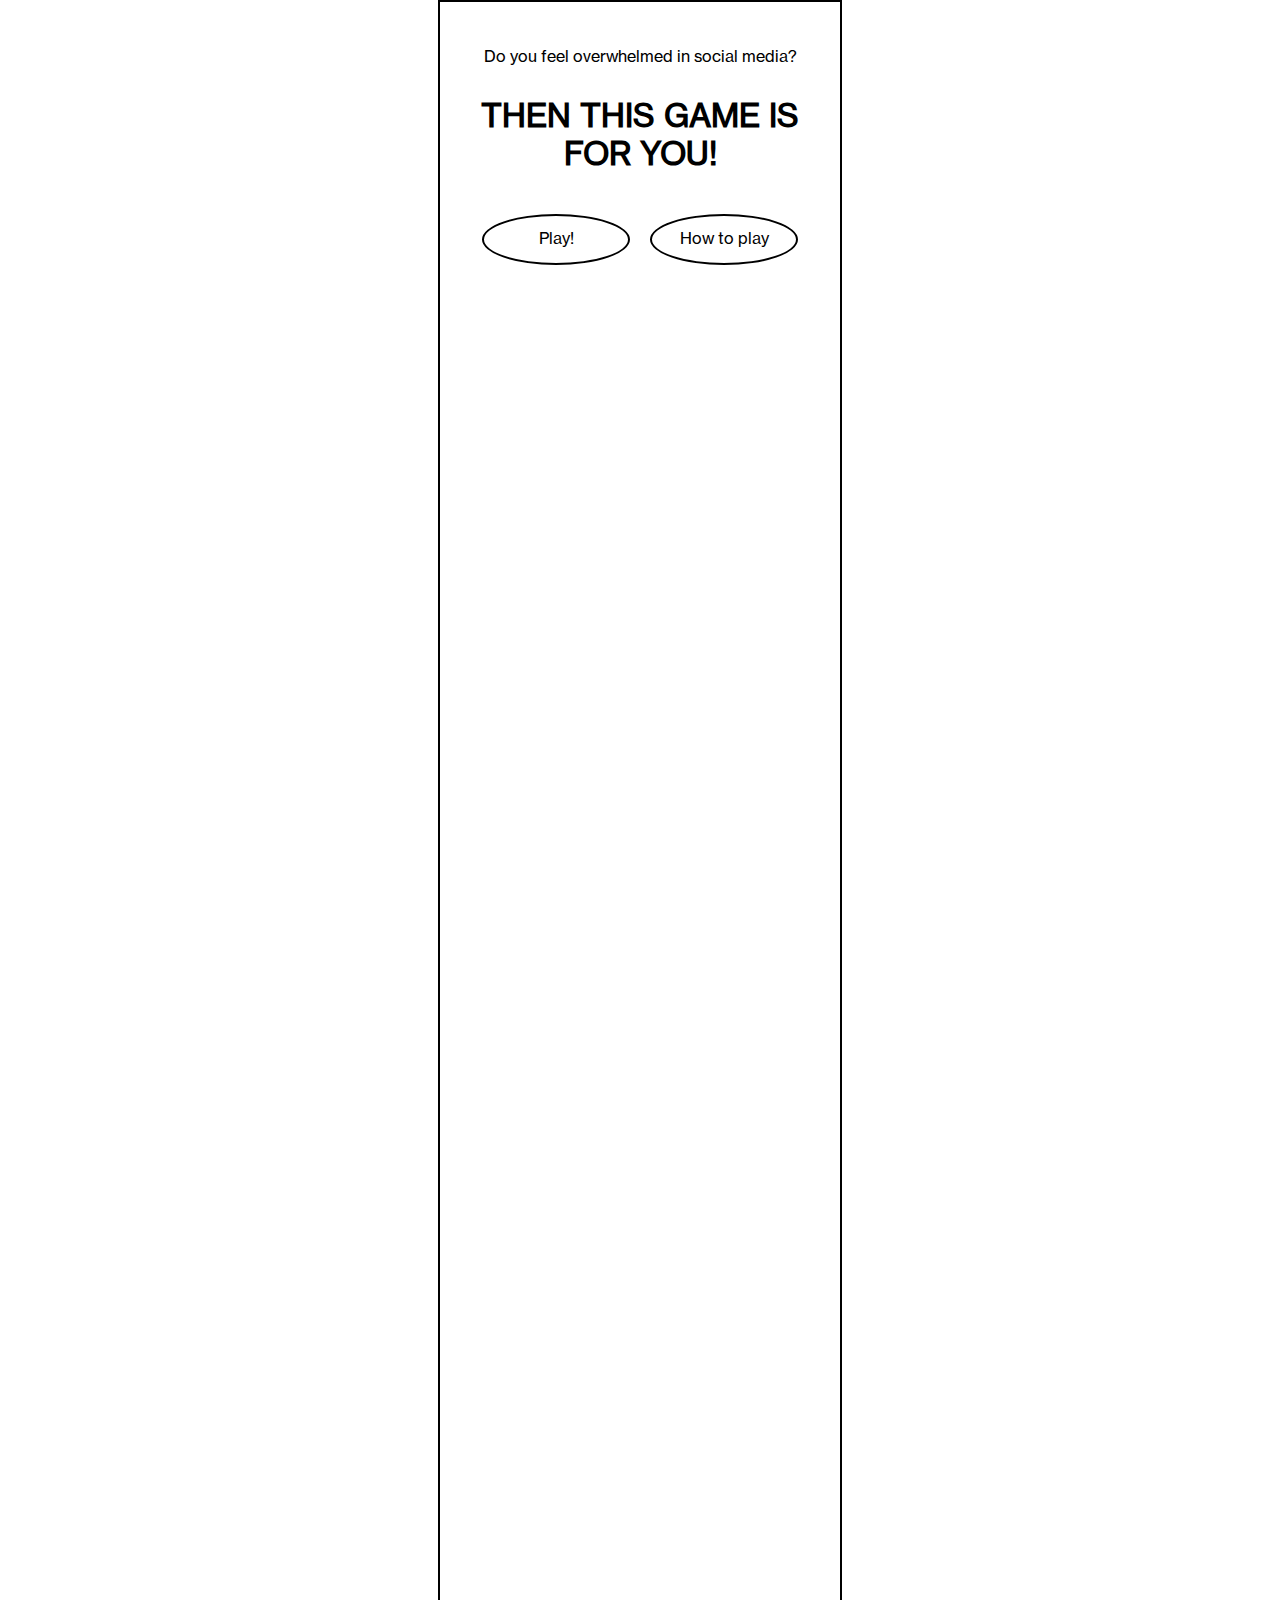
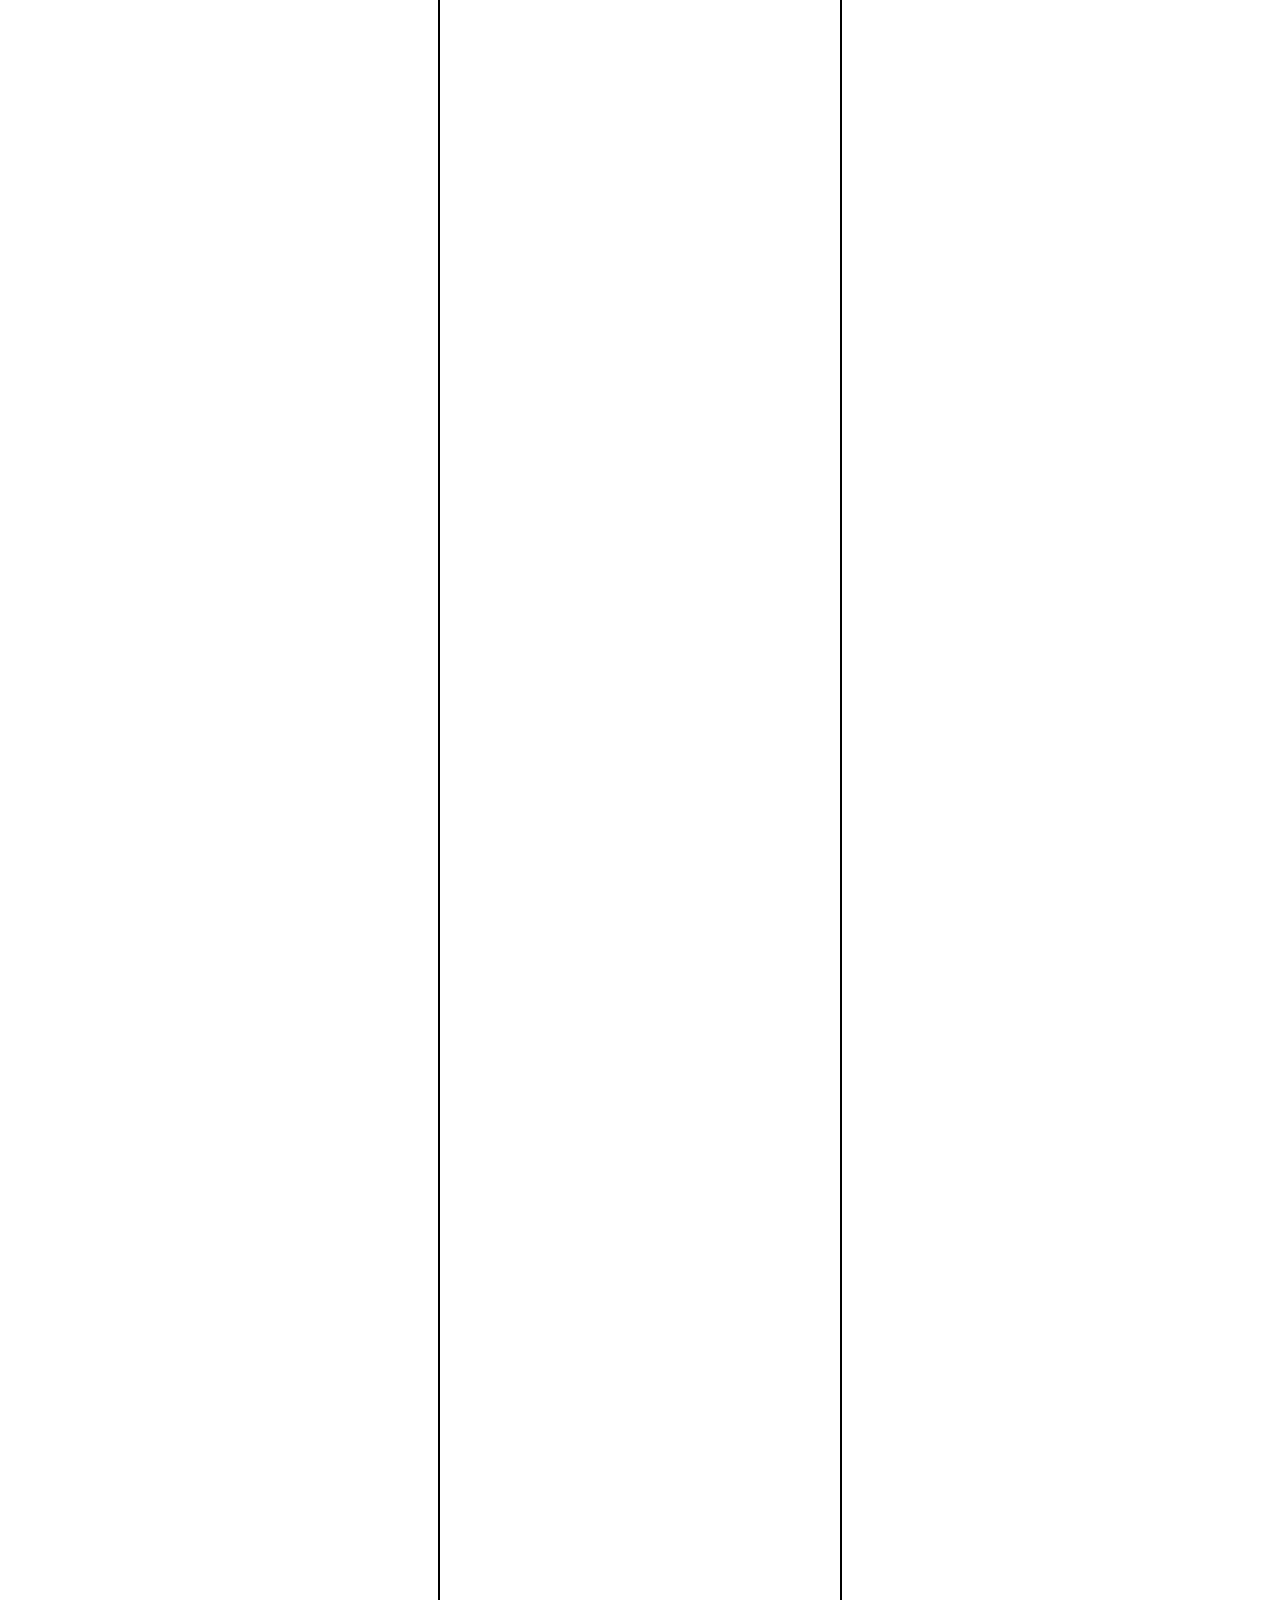
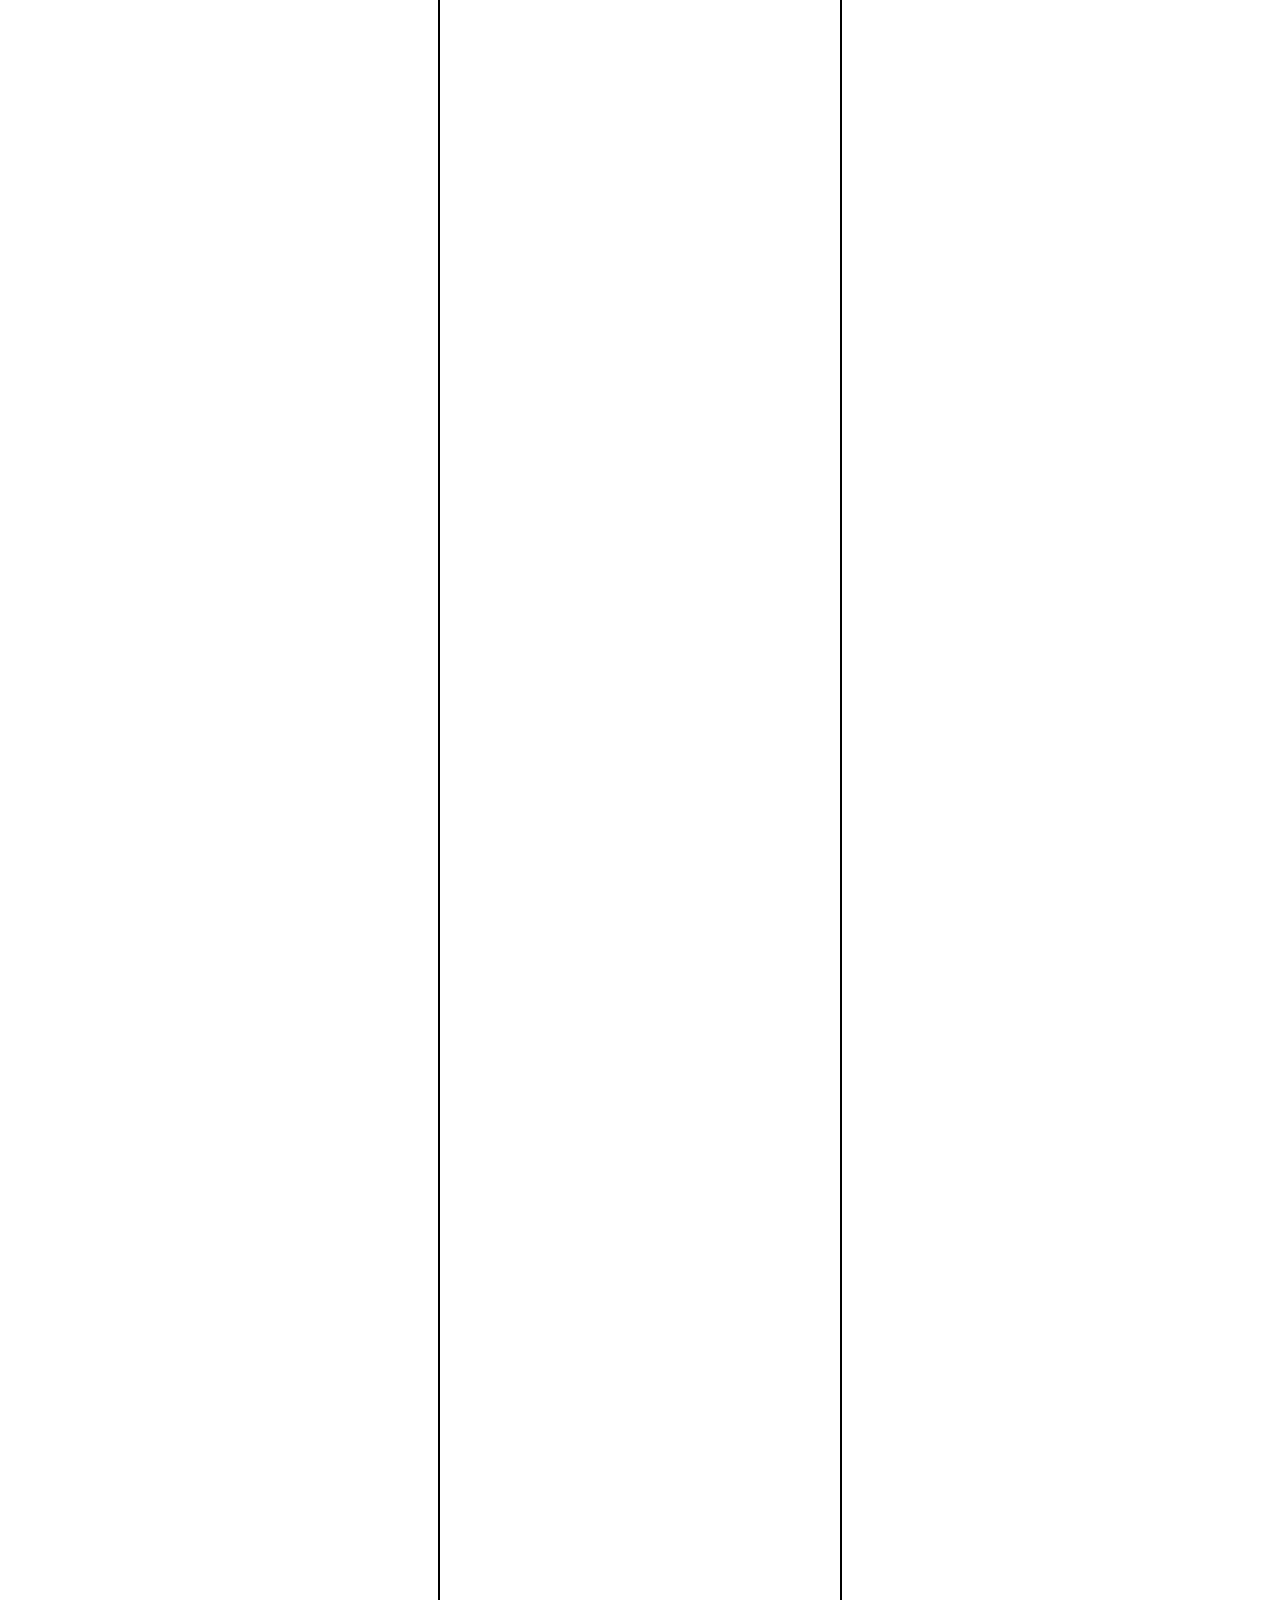
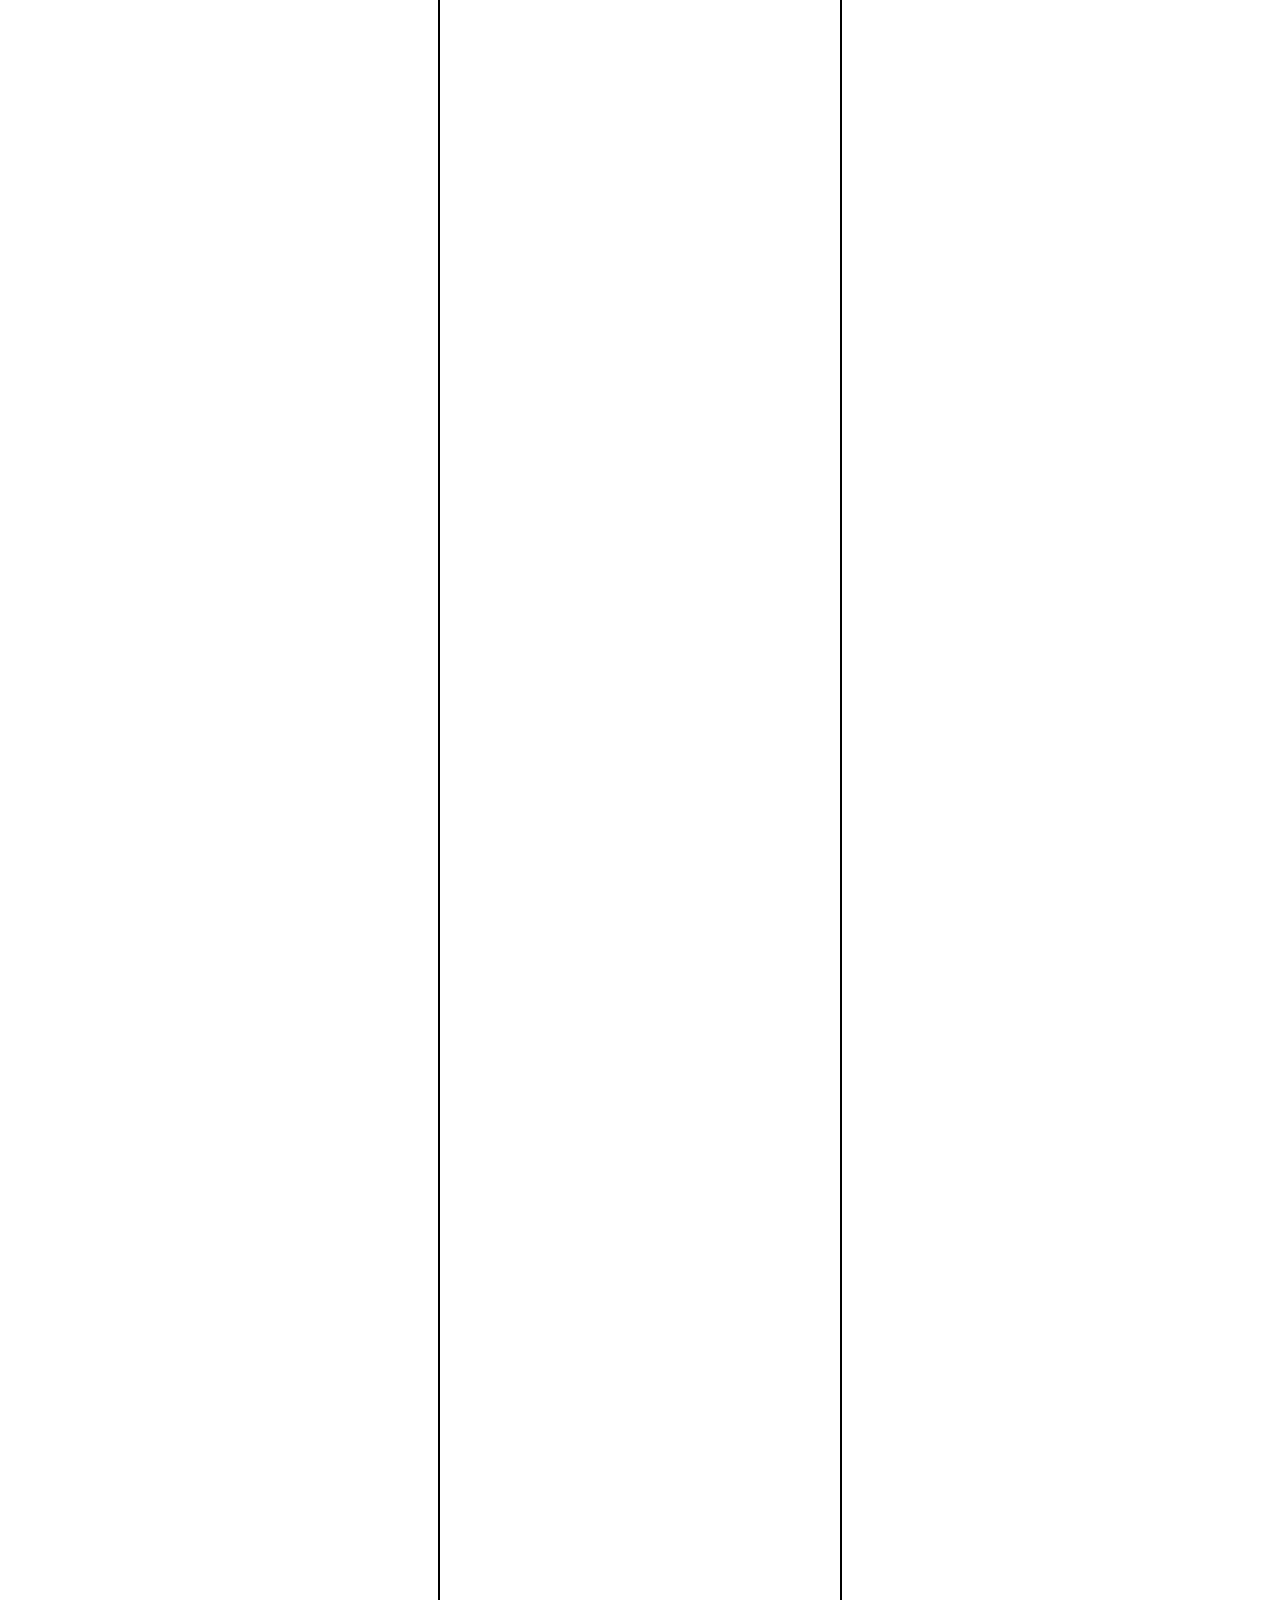
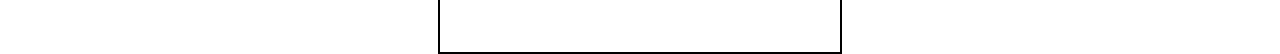
<file: index.html>
<!DOCTYPE html>
<html lang="en">
<head>
    <meta charset="UTF-8">
    <meta name="viewport" content="width=device-width, initial-scale=1.0">
    <title></title>
    <link rel="stylesheet" href="style.css">
</head>

<style>
    @font-face {
        font-family: 'BWHaasText';
        src: url('BWHaasText-55Roman.otf');
    }

    h1 {
        font-family: 'BWHaasText';
        padding: 10px;
        text-align: center; /* Center-align the h1 */
    }

    p {
        text-align: center;
    }

    .phone {
        text-align: center; /* Center-align the content of the div */
    }

    .phone a {
        text-decoration: none;
        border: 2px solid black;
        border-radius: 50%; /* Full border-radius for true elliptical shape */
        font-family: 'BWHaasText';
        font-size: 16px; /* Keep the text size the same */
        color: black;
        display: inline-block;
        padding: 6px 12px; /* Smaller padding to reduce button size */
        margin: 8px; /* Adds space between buttons */
        width: 120px; /* Reduced width */
        height: 35px; /* Reduced height */
        text-align: center; /* Center the text inside the button */
        line-height: 35px; /* Vertically centers the text inside the button */
    }
</style>

<body>
    <div class="phone">
        <p>Do you feel overwhelmed in social media?</p>
        <h1>THEN THIS GAME IS FOR YOU!</h1>
        <a href="overwhelming.html">Play!</a>
        <a href="howtoplay.html">How to play</a>
    </div>
</body>
</html>
</file>
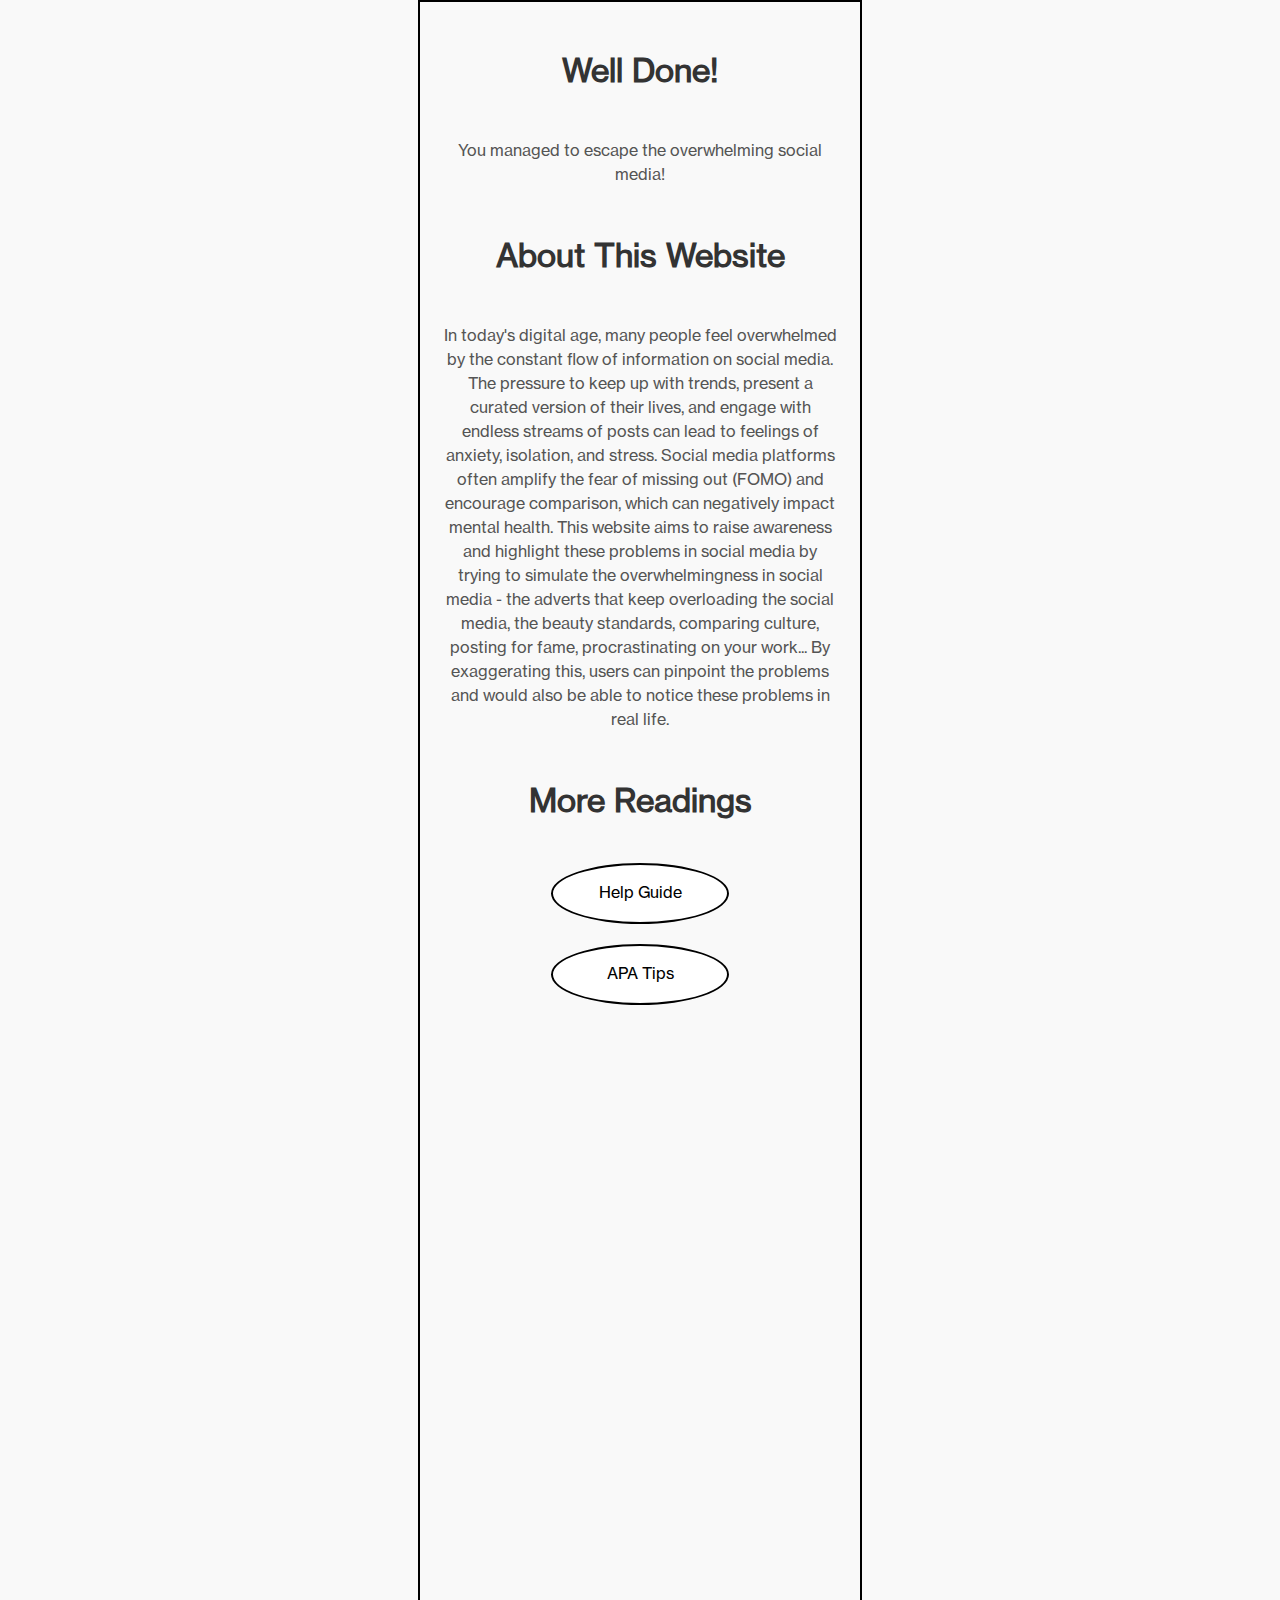
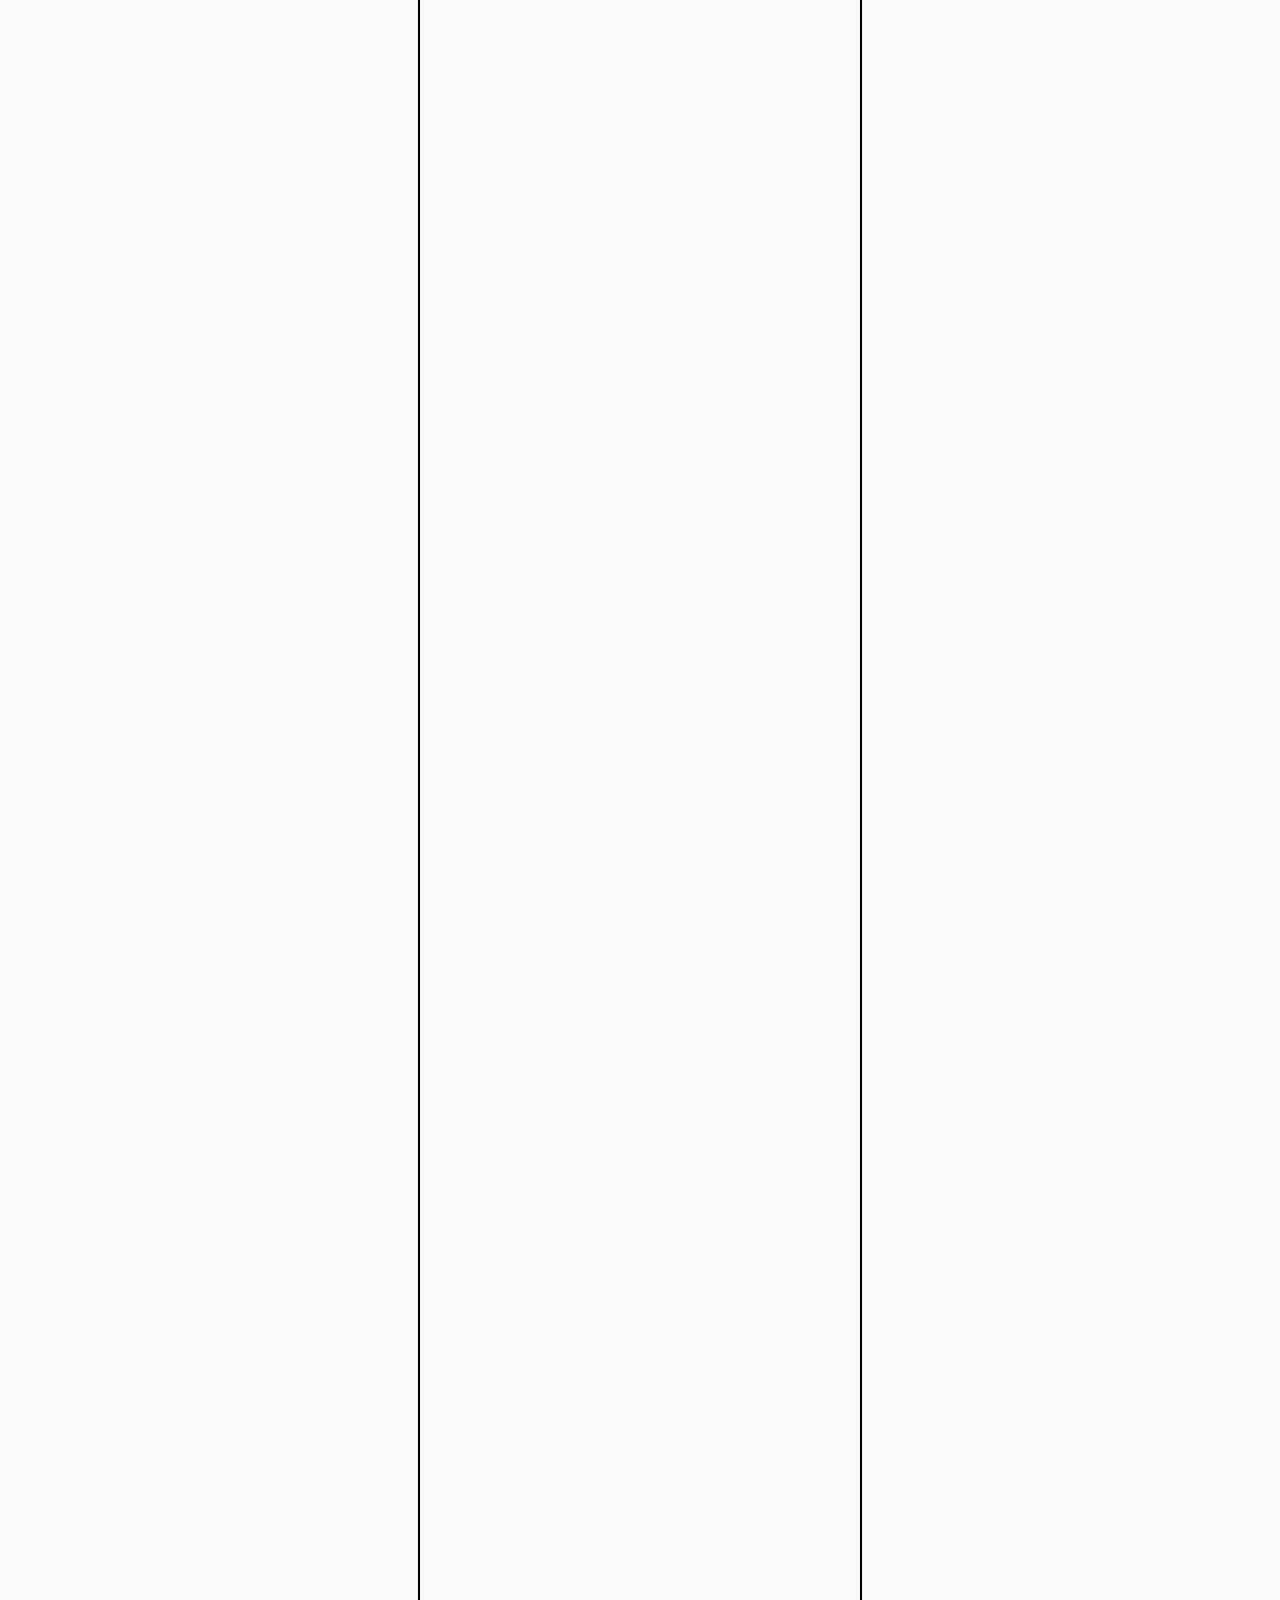
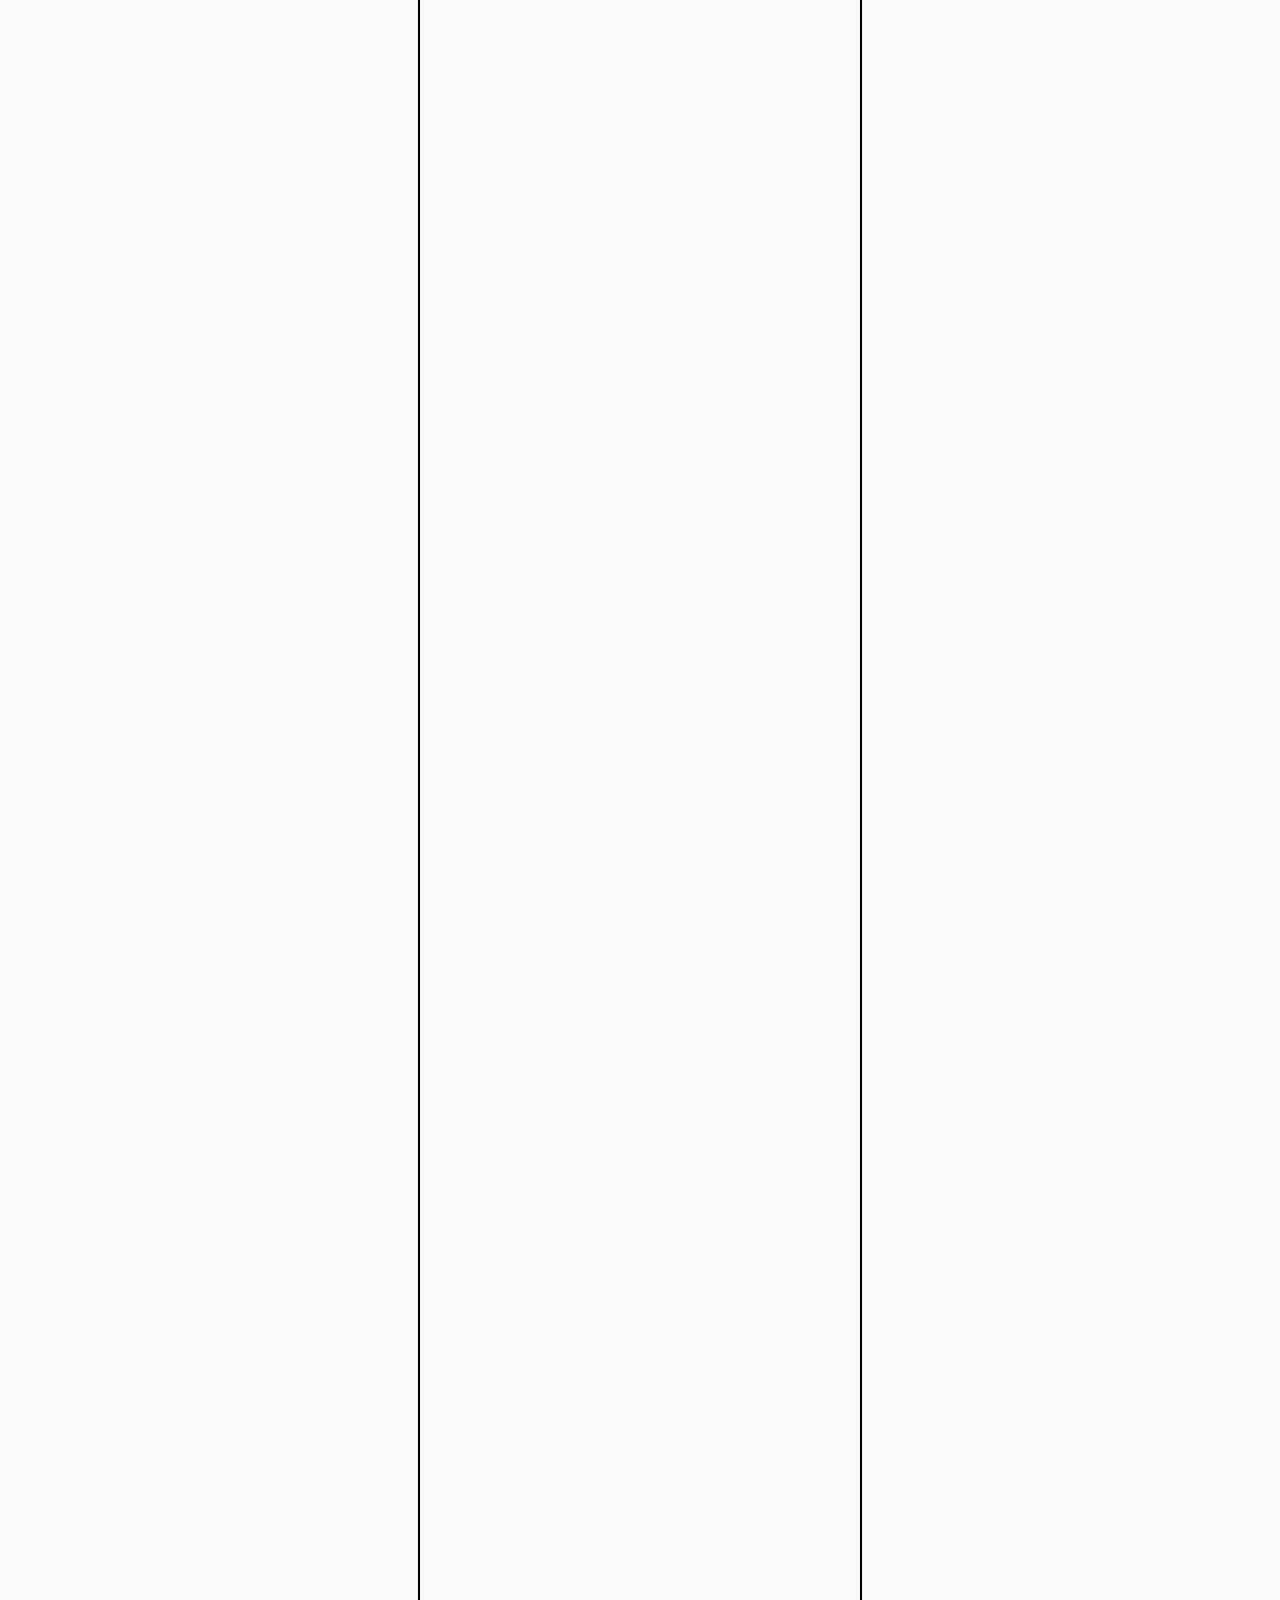
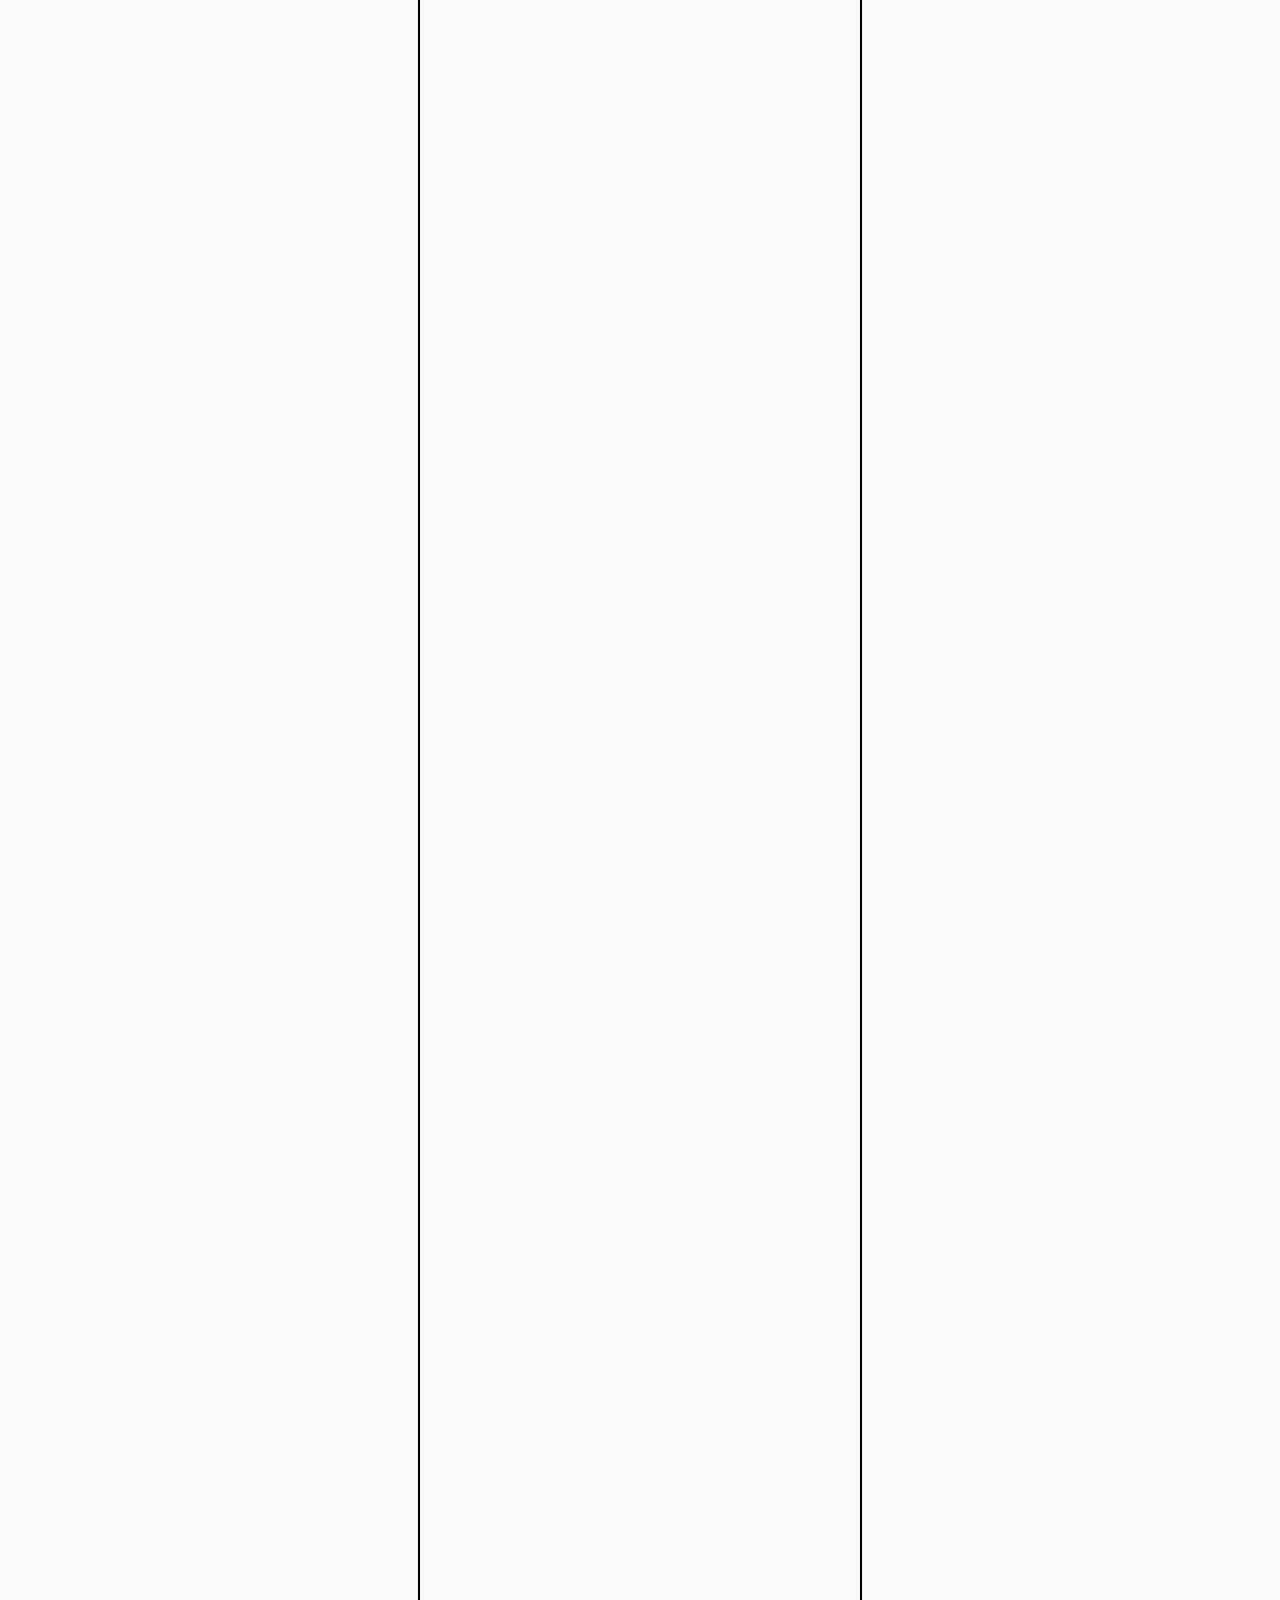
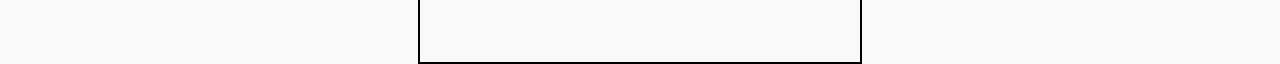
<file: exit.html>
<!DOCTYPE html>
<html lang="en">
<head>
    <meta charset="UTF-8">
    <meta name="viewport" content="width=device-width, initial-scale=1.0">
    <title>Well Done!</title>
    <link rel="stylesheet" href="style.css">
</head>

<style>
    @font-face {
        font-family: 'BWHaasText';
        src: url('BWHaasText-55Roman.otf');
    }

    body {
        margin: 0;
        padding: 0;
        font-family: 'BWHaasText', sans-serif;
        background-color: #f9f9f9; /* Light background for a clean look */
    }

    .phone {
    text-align: center;
    padding: 20px;
    max-width: 600px;
    margin: 0 auto; /* Center the div horizontally */
    display: flex; /* Use flexbox */
    flex-direction: column; /* Stack elements vertically */
    align-items: center; /* Center child elements horizontally */
}


    h1 {
        font-family: 'BWHaasText';
        text-align: center;
        padding: 10px;
        color: #333; /* Dark text color for contrast */
    }

    p {
        text-align: center;
        font-size: 16px;
        color: #555; /* Softer text color */
        line-height: 1.5;
        margin-bottom: 20px;
    }

    a {
        text-decoration: none;
        border: 2px solid black;
        border-radius: 50%; /* Circular buttons */
        font-family: 'BWHaasText';
        font-size: 16px;
        color: black;
        display: inline-block;
        padding: 6px 12px;
        margin: 10px;
        width: 150px;
        height: 45px;
        text-align: center;
        line-height: 45px; /* Centers text vertically */
        background-color: white;
        transition: all 0.3s ease;
    }

    a:hover {
        background-color: #333;
        color: white;
        border-color: #333; /* Hover effect for buttons */
    }
</style>

<body>
    <div class="phone">
        <h1>Well Done!</h1>
        <p>You managed to escape the overwhelming social media!</p>

        <h1>About This Website</h1>
        <p>
            In today's digital age, many people feel overwhelmed by the constant flow of information on social media. 
            The pressure to keep up with trends, present a curated version of their lives, and engage with endless streams 
            of posts can lead to feelings of anxiety, isolation, and stress. Social media platforms often amplify the fear 
            of missing out (FOMO) and encourage comparison, which can negatively impact mental health.

            This website aims to raise awareness and highlight these problems in social media by trying to simulate 
            the overwhelmingness in social media - the adverts that keep overloading the social media, the beauty standards, 
            comparing culture, posting for fame, procrastinating on your work... By exaggerating this, users can pinpoint the 
            problems and would also be able to notice these problems in real life.
        </p>

        <h1>More Readings</h1>
        <a href="https://www.helpguide.org/mental-health/wellbeing/social-media-and-mental-health">Help Guide</a>
        <a href="https://www.psychiatry.org/news-room/apa-blogs/7-tips-for-social-media-for-mental-well-being">APA Tips</a>
    </div>
</body>
</html>
</file>
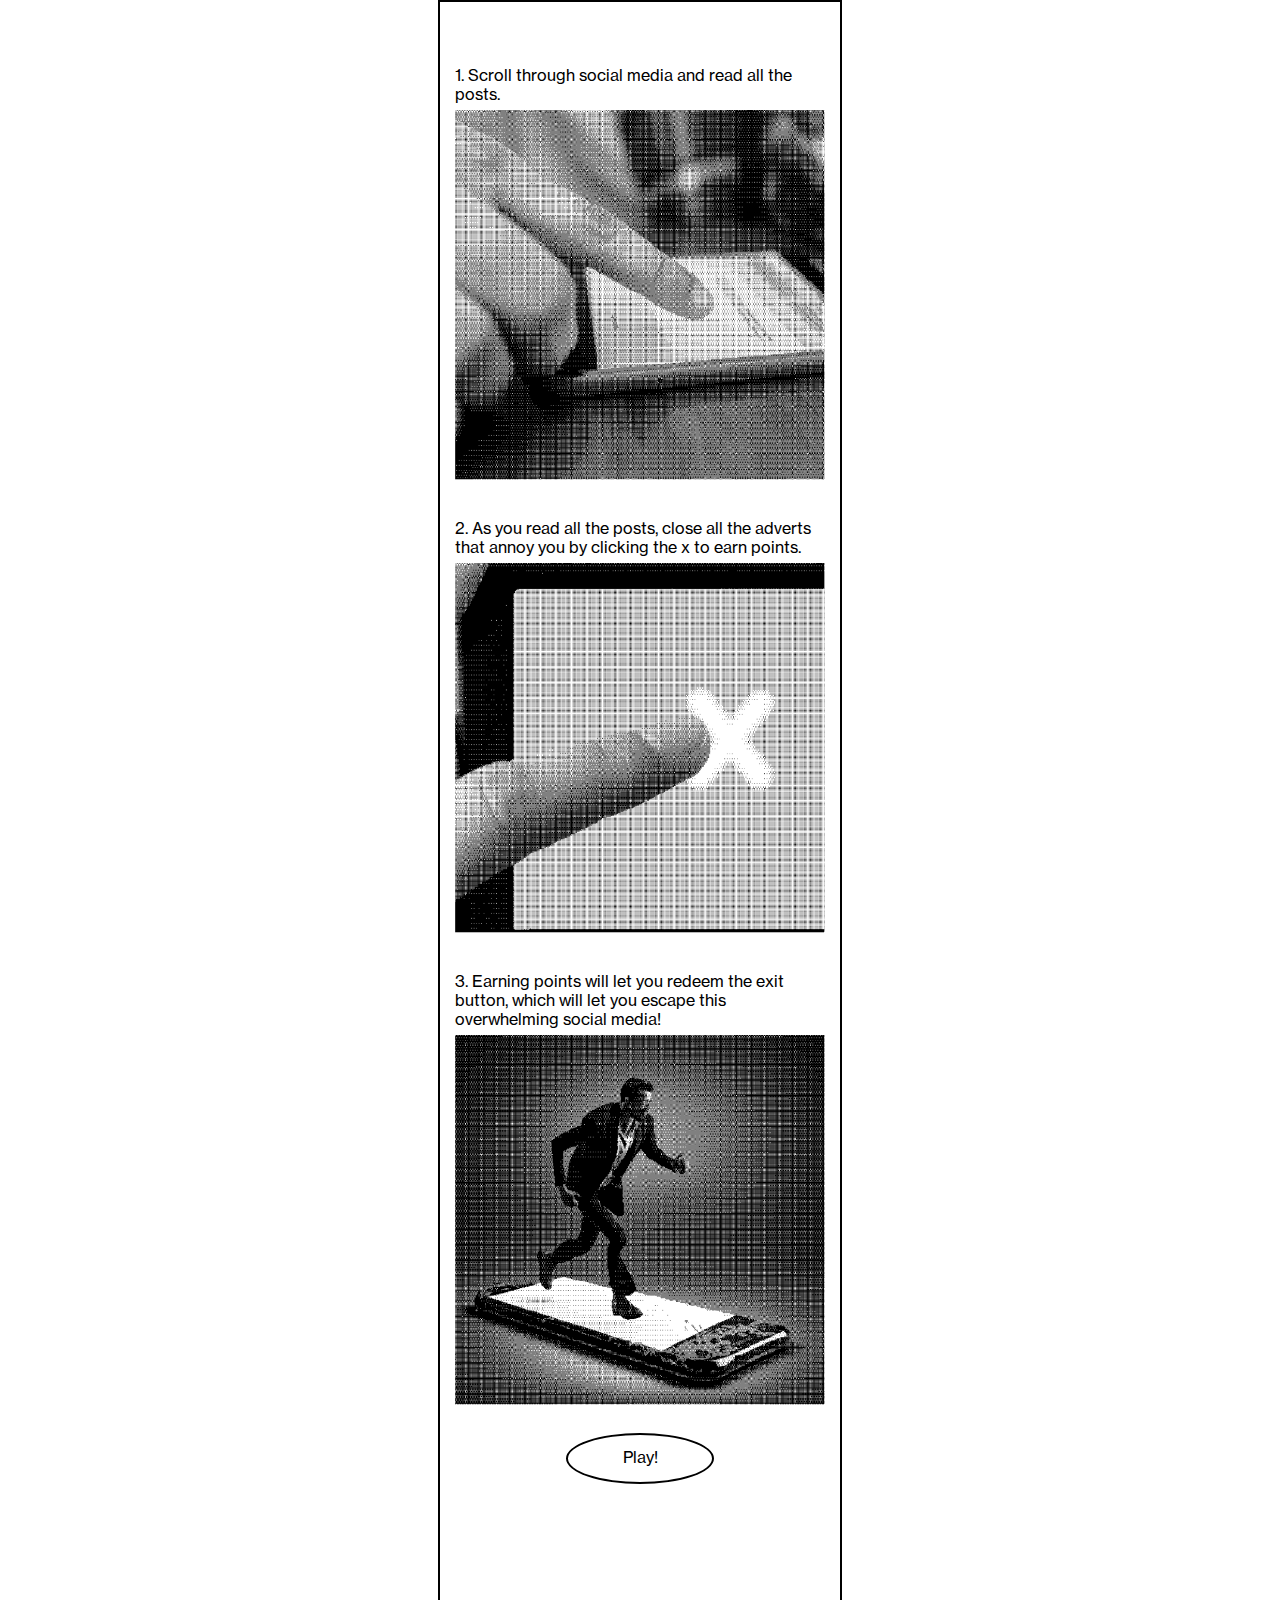
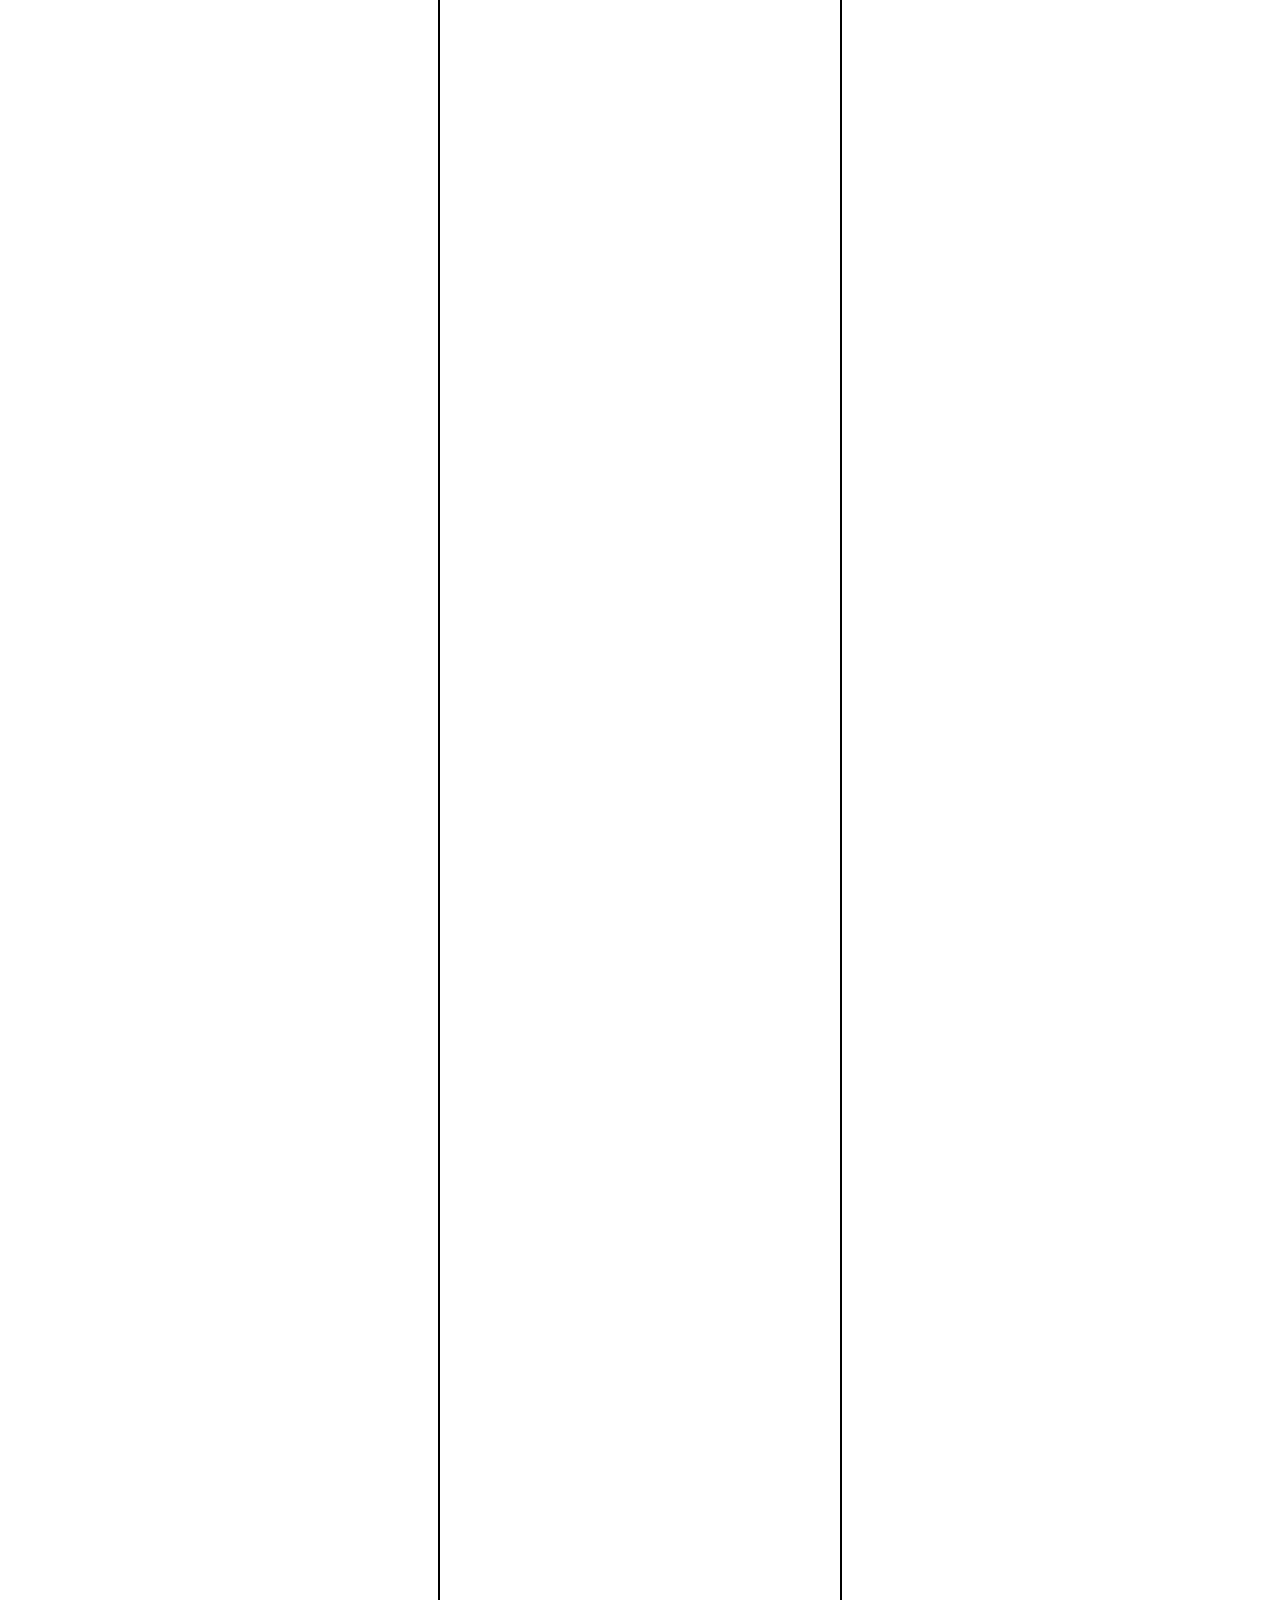
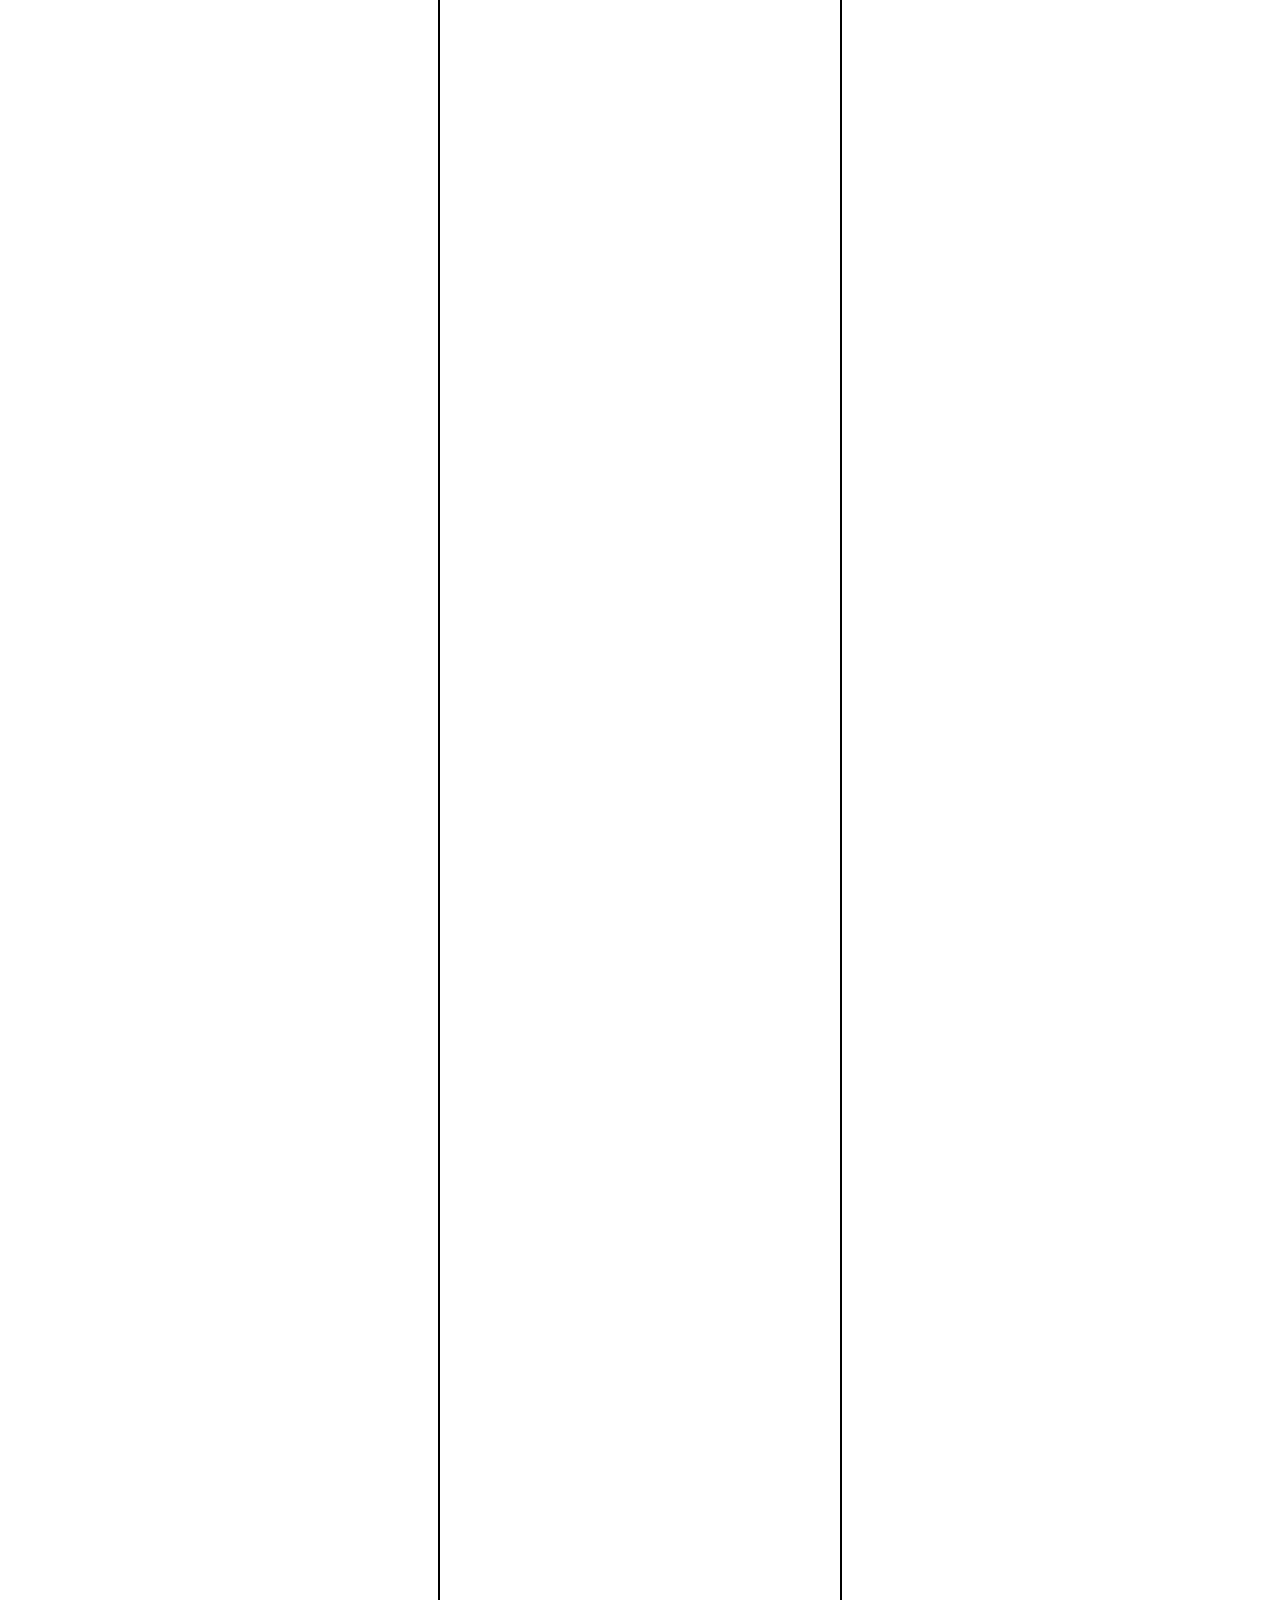
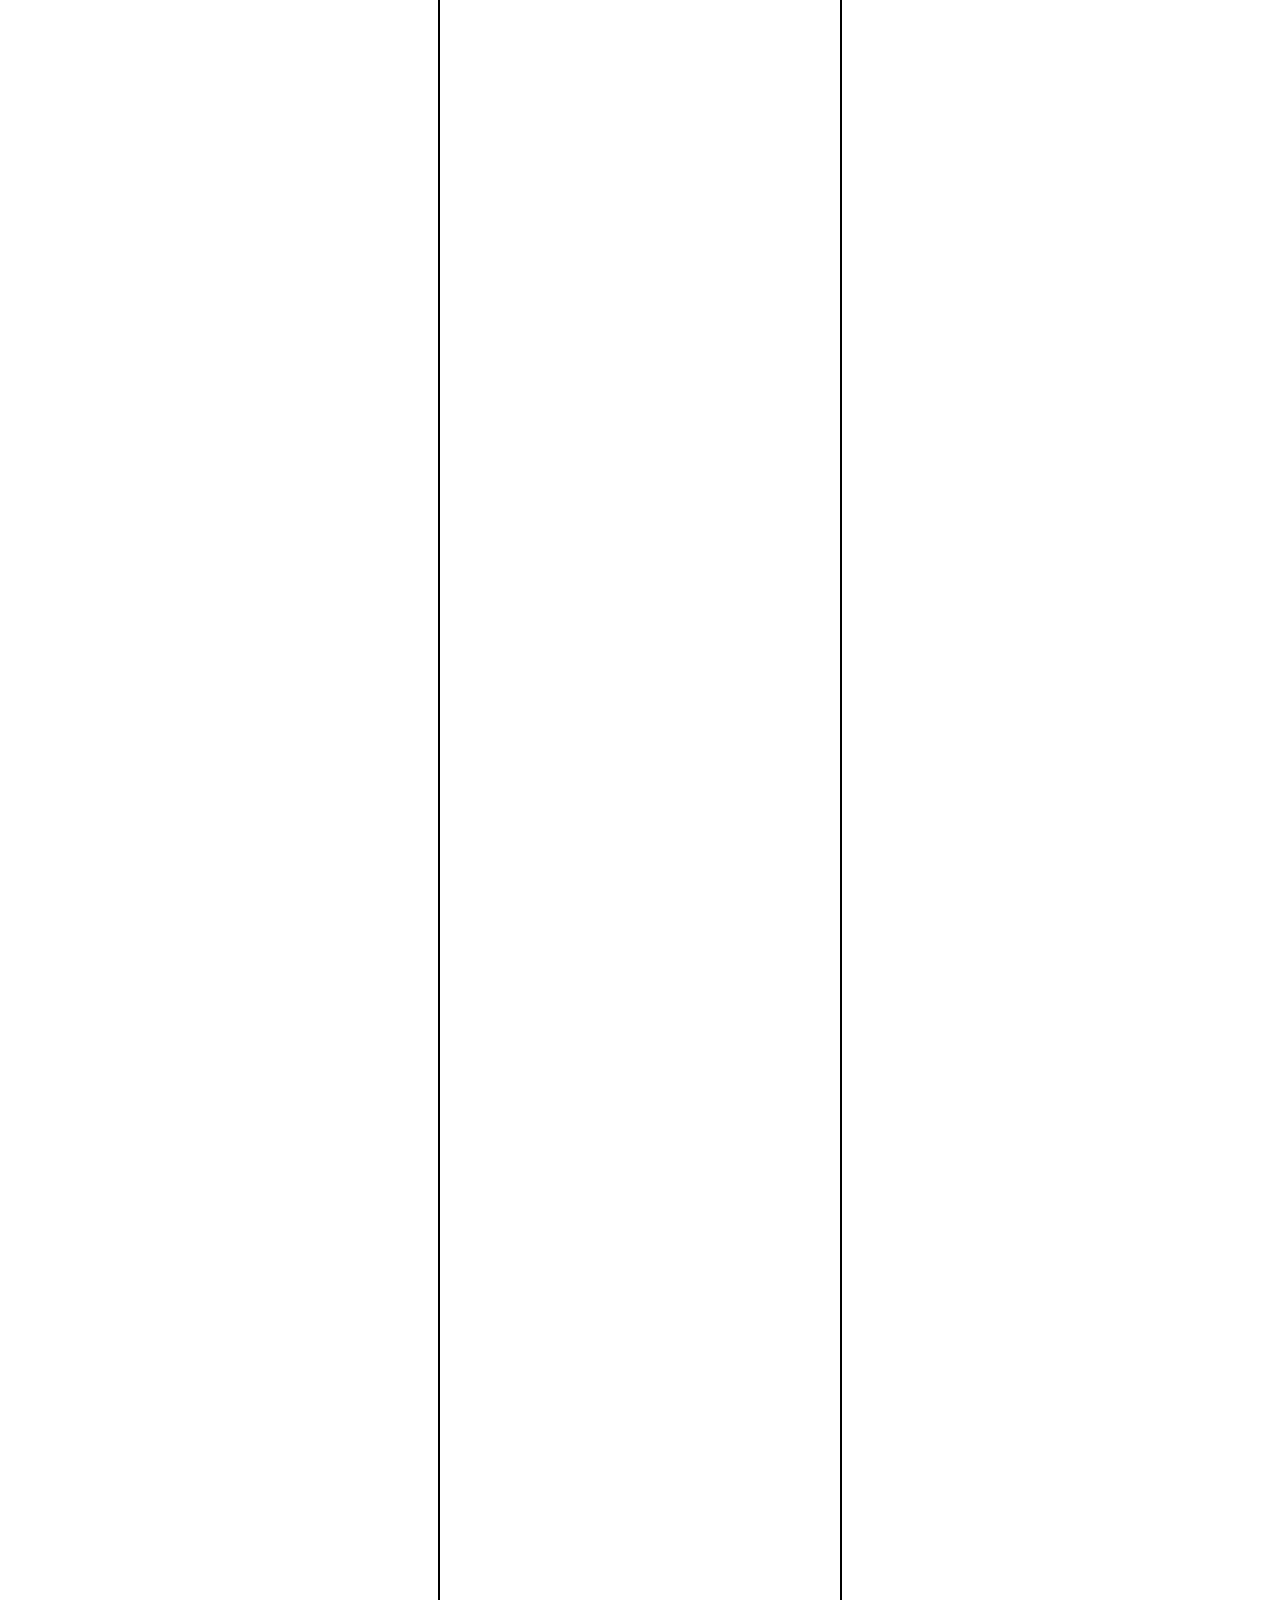
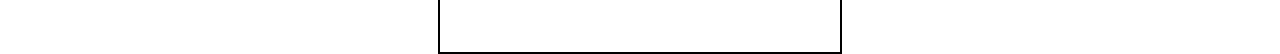
<file: howtoplay.html>
<!DOCTYPE html>
<html lang="en">
<head>
    <meta charset="UTF-8">
    <meta name="viewport" content="width=device-width, initial-scale=1.0">
    <title>How to play</title>
    <link rel="stylesheet" href="style.css">
</head>

<style>
        .phone a {
        text-decoration: none;
        border: 2px solid black;
        border-radius: 50%; /* Full border-radius for true elliptical shape */
        font-family: 'BWHaasText';
        font-size: 16px; /* Keep the text size the same */
        color: black;
        display: inline-block;
        padding: 6px 12px; /* Smaller padding to reduce button size */
        margin: 8px; /* Adds space between buttons */
        width: 120px; /* Reduced width */
        height: 35px; /* Reduced height */
        text-align: center; /* Center the text inside the button */
        line-height: 35px; /* Vertically centers the text inside the button */
    }

    .phone .instagram p {
    margin-top: 20px; /* Increase the space between the text and the image */
}

.phone .instagram img {
    margin-bottom: 20px; /* Increase the space above the image */
}
</style>

<body>
    <div class="phone">
        <div class="instagram">
            <p>1. Scroll through social media and read all the posts.</p>
            <img src="scrolling.png" alt="">
            <p>2. As you read all the posts, close all the adverts that annoy you by clicking the x to earn points.</p>
            <img src="x.png" alt="">
            <p>3. Earning points will let you redeem the exit button, which will let you escape this overwhelming social media!</p>
            <img src="escape.png" alt="">

            <a href="overwhelming.html">Play!</a>

            
        </div>
    </div>
    
</body>
</html>
</file>
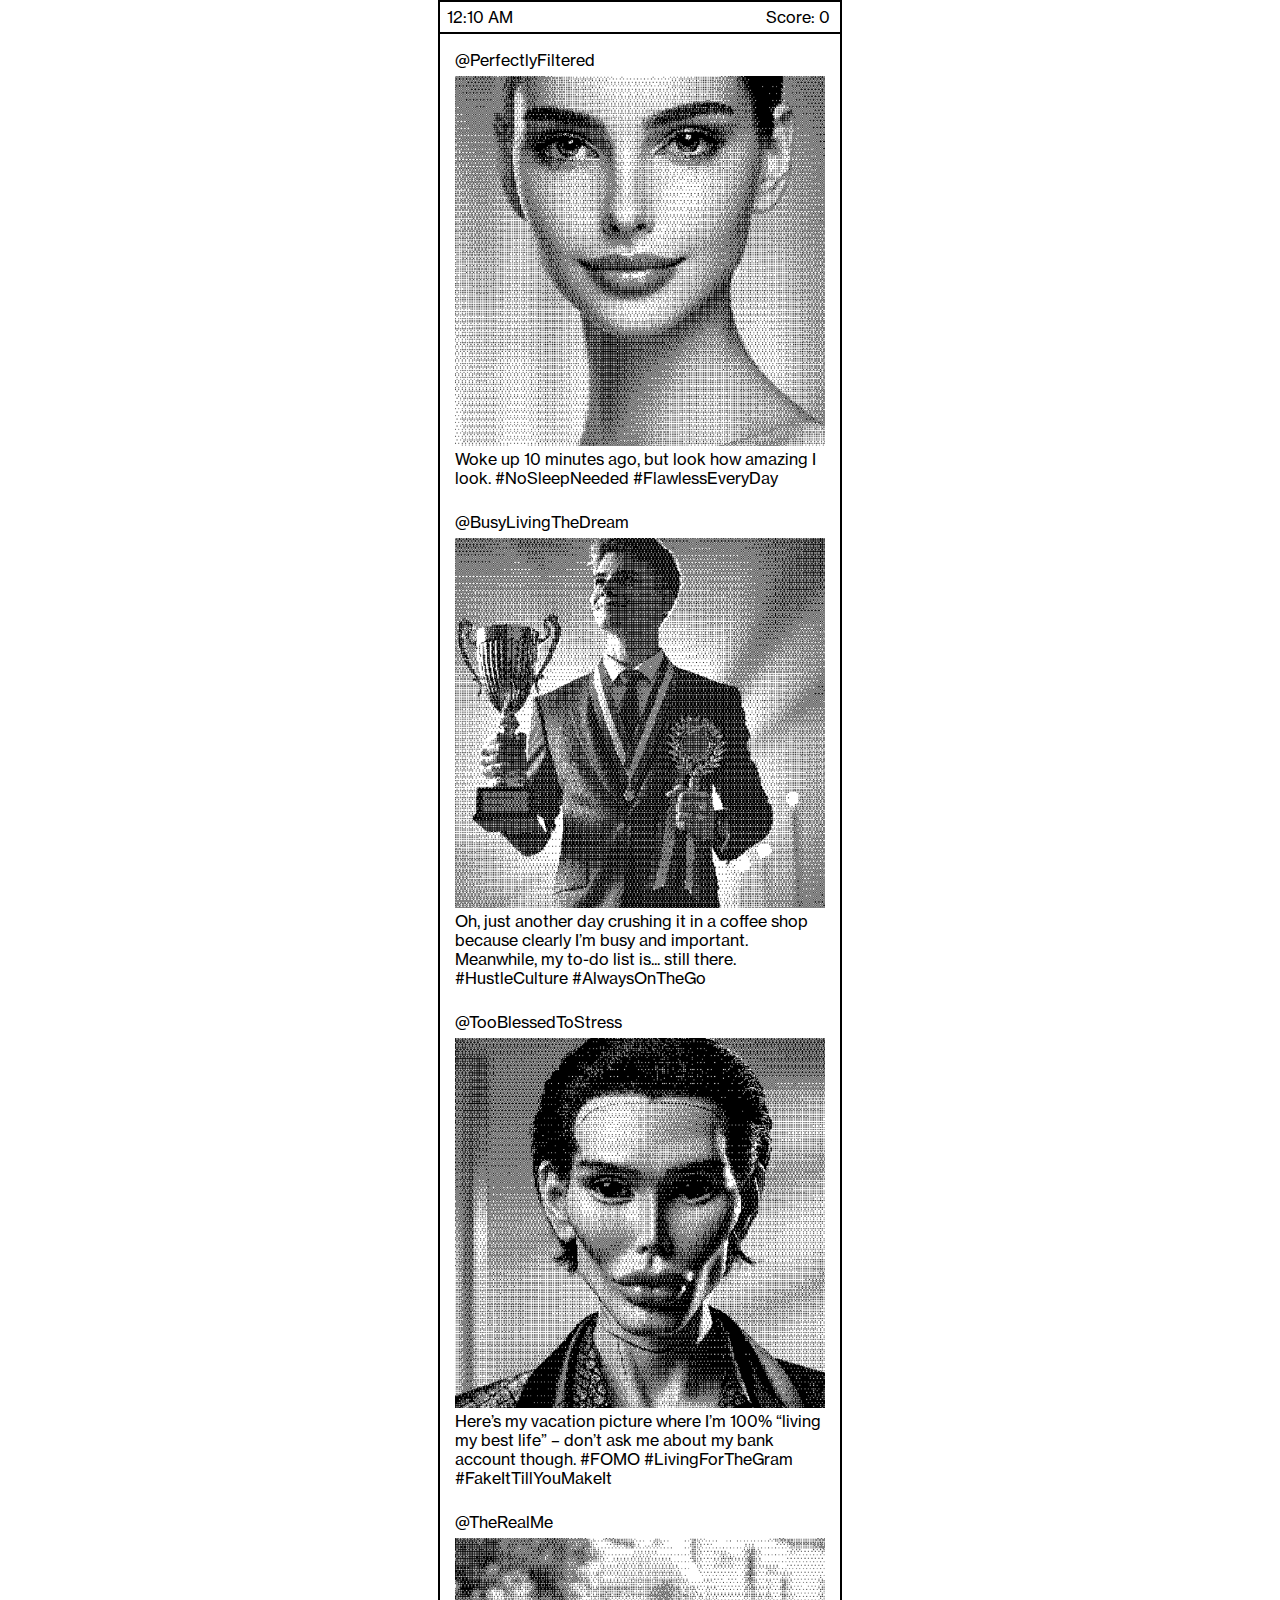
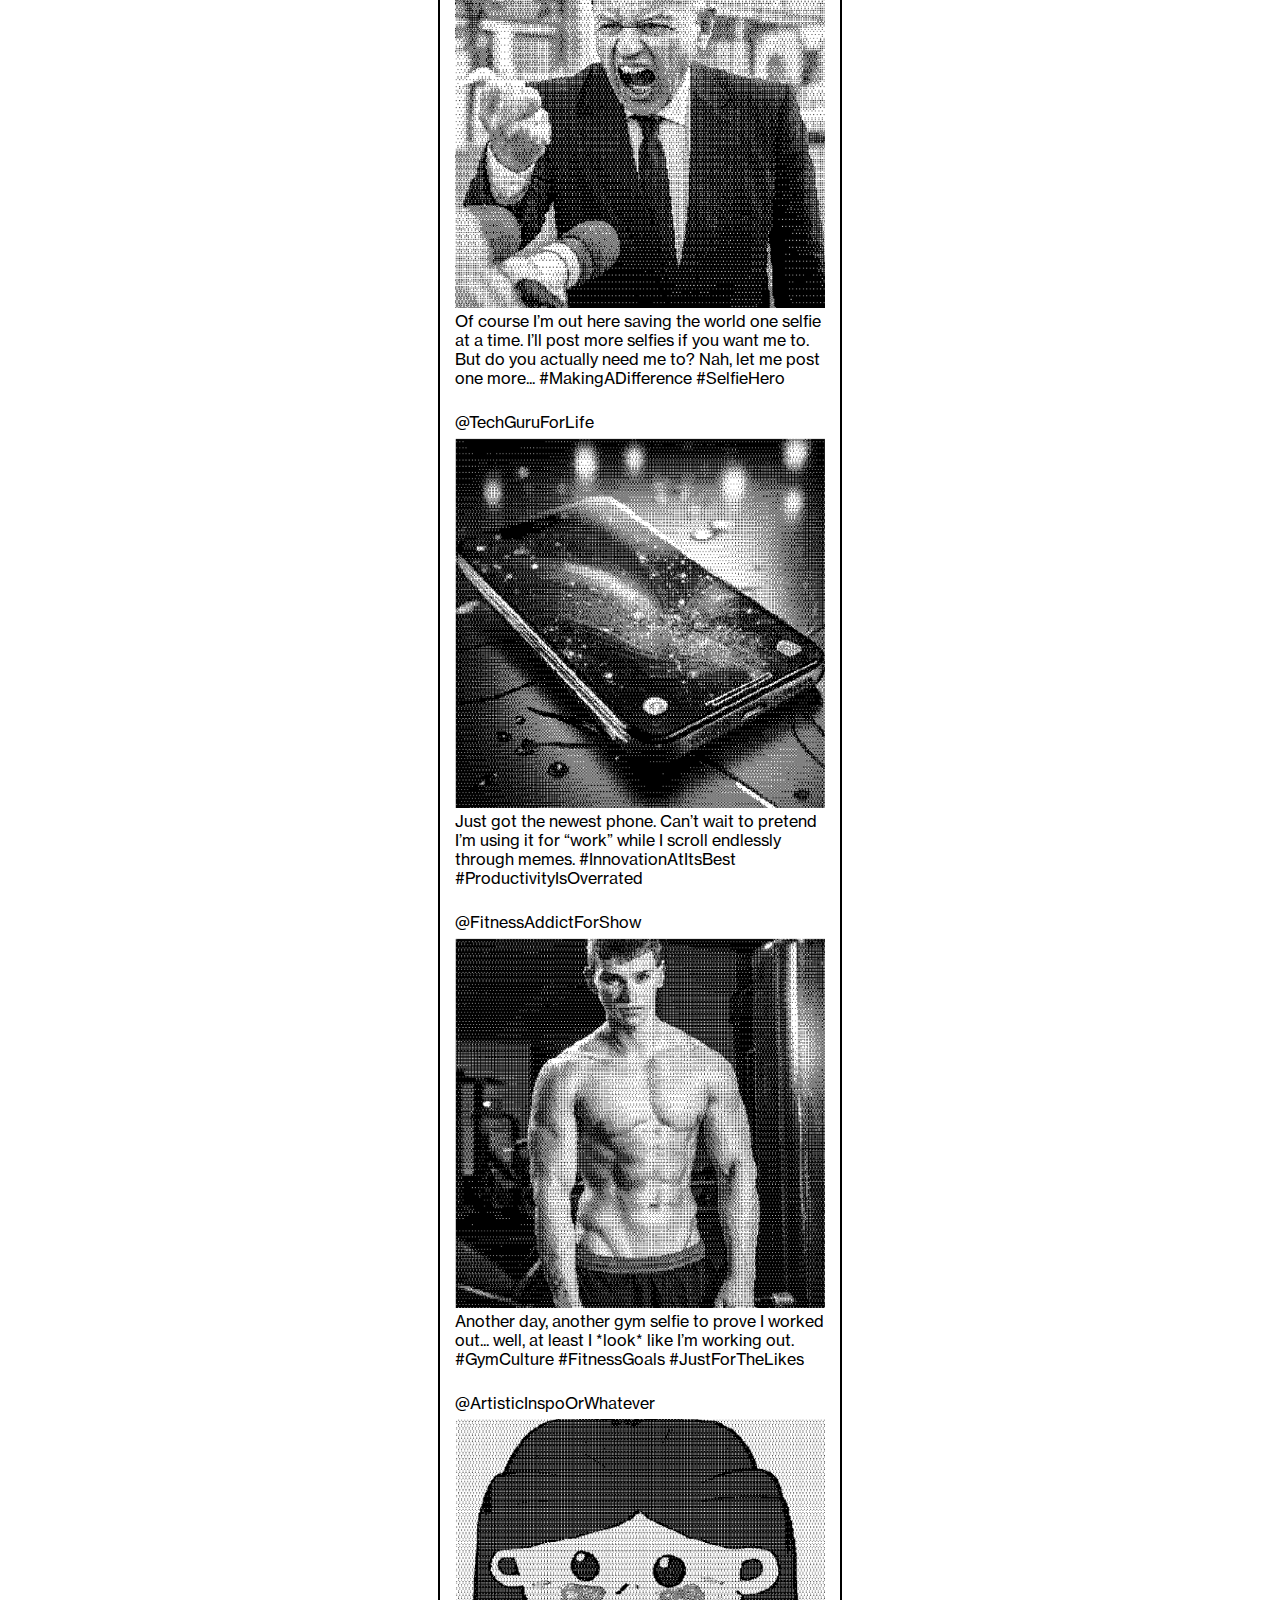
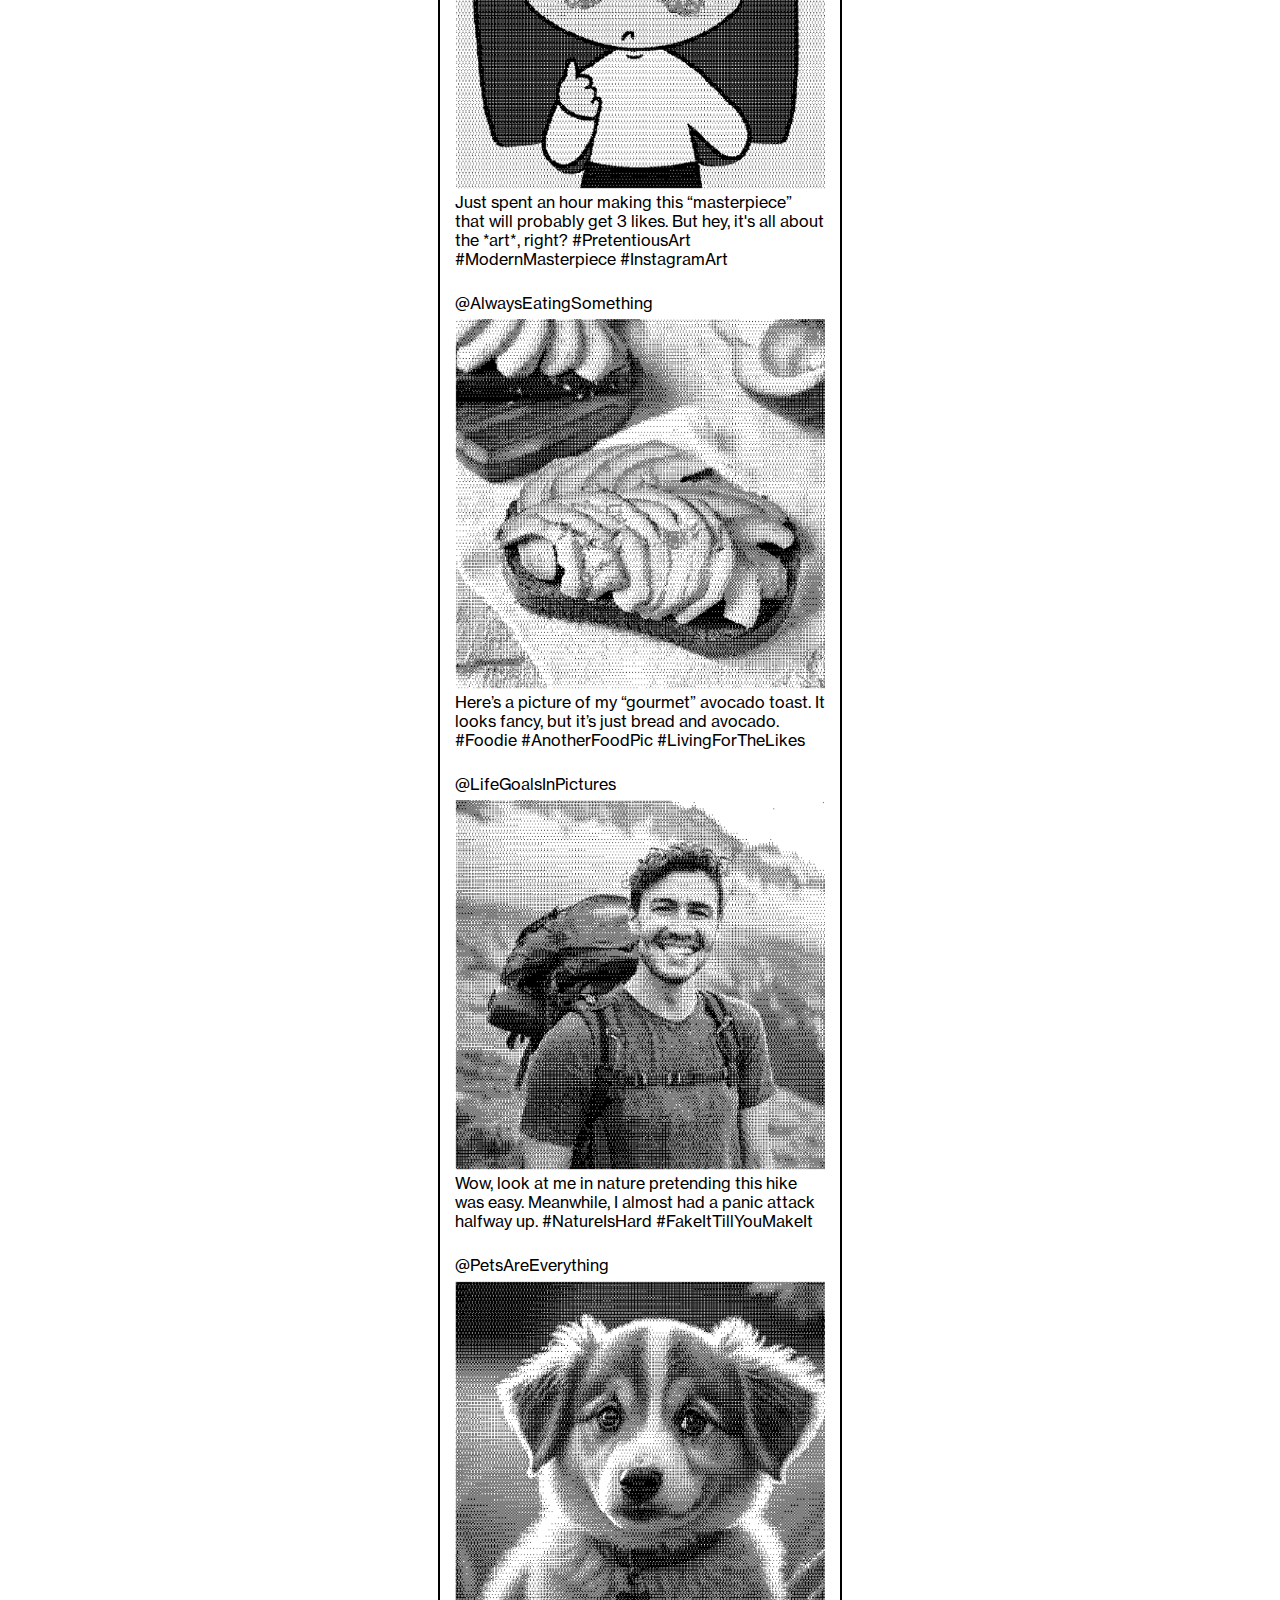
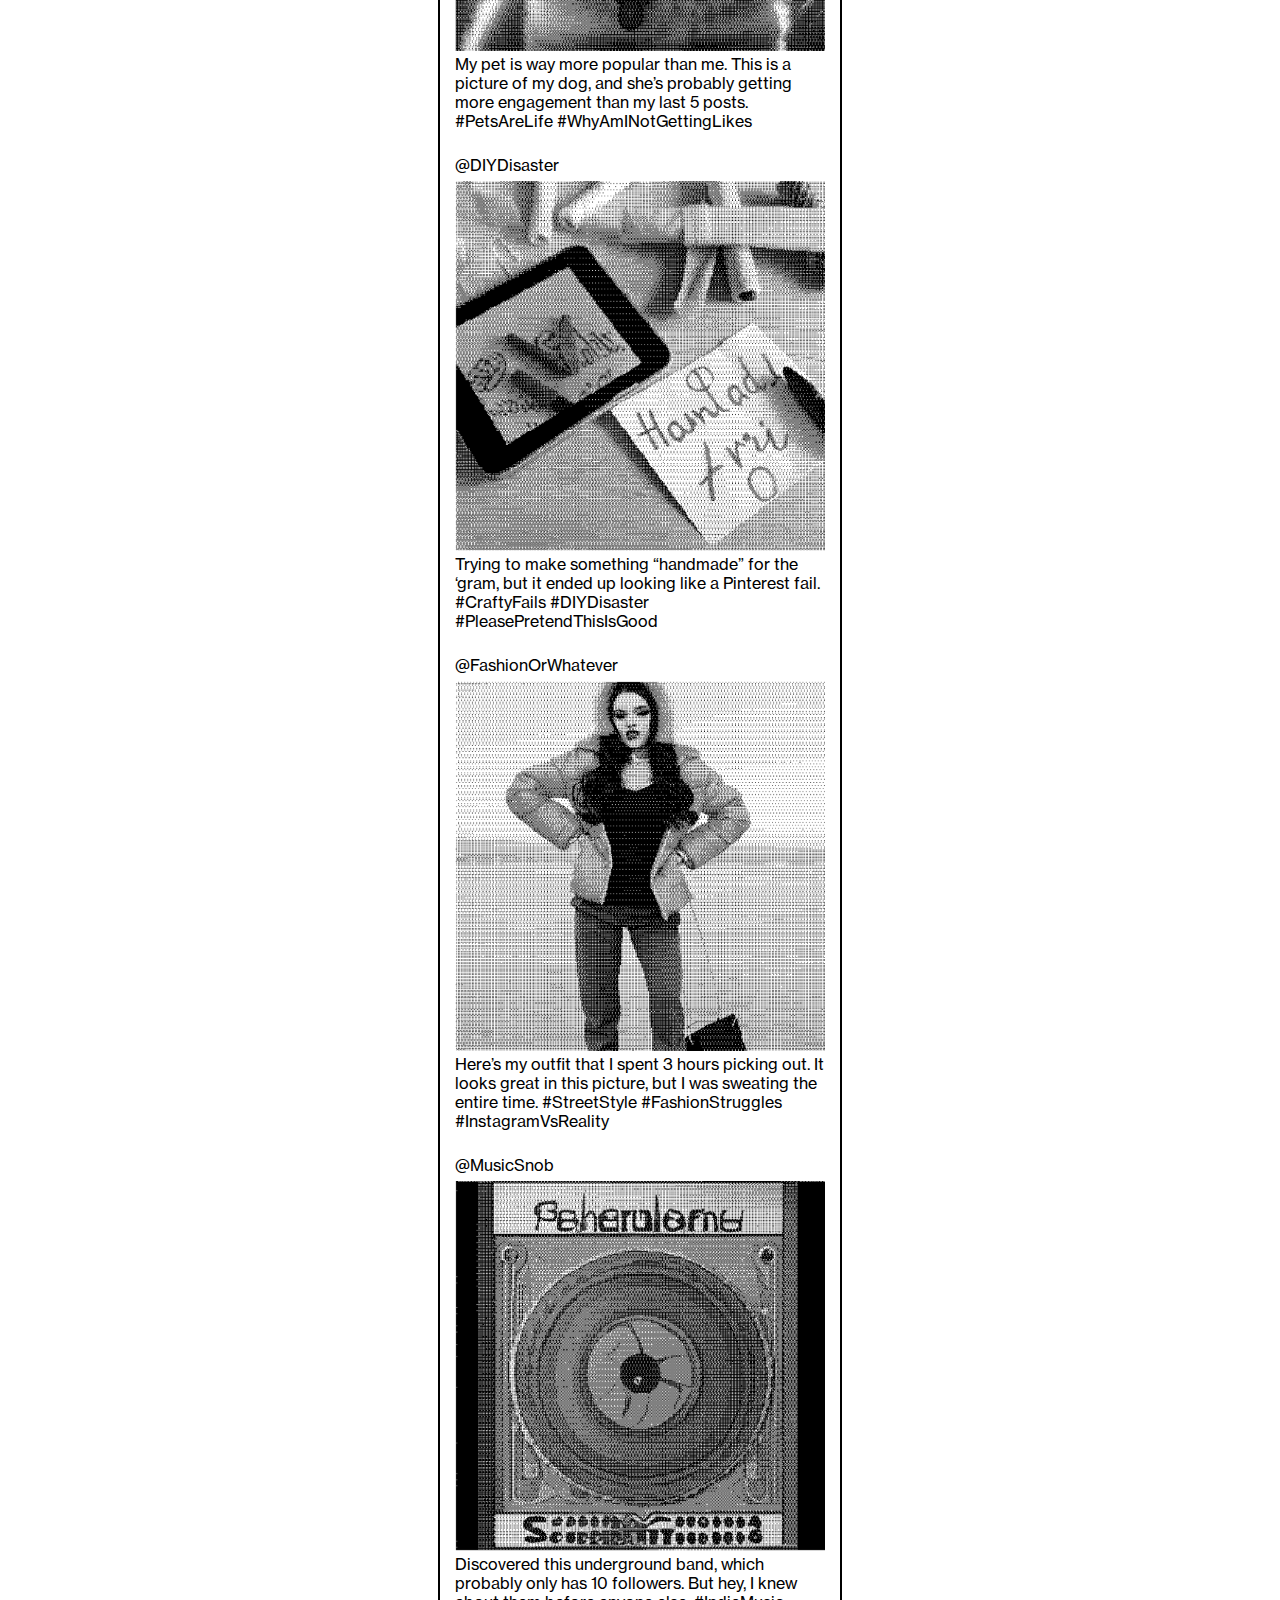
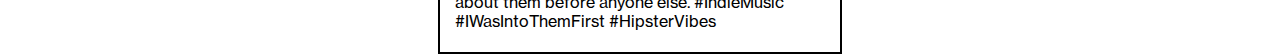
<file: overwhelming.html>
<!DOCTYPE html>
<html lang="en">
<head>
    <meta charset="UTF-8">
    <meta name="viewport" content="width=device-width, initial-scale=1.0">
    <title>Infocean</title>
    <link rel="stylesheet" href="style.css">
</head>
<body>

    <div id="workNotification" class="work-notification">
        <p>Assignment due tomorrow 9:15AM</p>
    </div>

    <div class="phone">
        <div class="header">
            <div id="clock">0:00</div>
            <div id="scoreboard">Score: 0</div> <!-- Add this line for the counter -->
        </div>

        <div class="instagram">
            <p>@PerfectlyFiltered</p>
            <img src="instagram-01.png" alt="">
            <p>Woke up 10 minutes ago, but look how amazing I look. #NoSleepNeeded #FlawlessEveryDay</p>
        </div>
        <div class="instagram">
            <p>@BusyLivingTheDream</p>
            <img src="instagram-03.png" alt="">
            <p>Oh, just another day crushing it in a coffee shop because clearly I’m busy and important. Meanwhile, my to-do list is... still there. #HustleCulture #AlwaysOnTheGo</p>
        </div>
        <div class="instagram">
            <p>@TooBlessedToStress</p>
            <img src="instagram-02.png" alt="">
            <p>Here’s my vacation picture where I’m 100% “living my best life” – don’t ask me about my bank account though. #FOMO #LivingForTheGram #FakeItTillYouMakeIt</p>
        </div>
        <div class="instagram">
            <p>@TheRealMe</p>
            <img src="instagram-04.png" alt="">
            <p>Of course I’m out here saving the world one selfie at a time. I’ll post more selfies if you want me to. But do you actually need me to? Nah, let me post one more... #MakingADifference #SelfieHero</p>
        </div>

        <!-- New Instagram Stories -->
        <div class="instagram">
            <p>@TechGuruForLife</p>
            <img src="instagram-05.png" alt="">
            <p>Just got the newest phone. Can’t wait to pretend I’m using it for “work” while I scroll endlessly through memes. #InnovationAtItsBest #ProductivityIsOverrated</p>
        </div>

        <div class="instagram">
            <p>@FitnessAddictForShow</p>
            <img src="instagram-07.png" alt="">
            <p>Another day, another gym selfie to prove I worked out... well, at least I *look* like I’m working out. #GymCulture #FitnessGoals #JustForTheLikes</p>
        </div>
        <div class="instagram">
            <p>@ArtisticInspoOrWhatever</p>
            <img src="instagram-08.png" alt="">
            <p>Just spent an hour making this “masterpiece” that will probably get 3 likes. But hey, it's all about the *art*, right? #PretentiousArt #ModernMasterpiece #InstagramArt</p>
        </div>
        <div class="instagram">
            <p>@AlwaysEatingSomething</p>
            <img src="instagram-09.png" alt="">
            <p>Here’s a picture of my “gourmet” avocado toast. It looks fancy, but it’s just bread and avocado. #Foodie #AnotherFoodPic #LivingForTheLikes</p>
        </div>
        <div class="instagram">
            <p>@LifeGoalsInPictures</p>
            <img src="instagram-10.png" alt="">
            <p>Wow, look at me in nature pretending this hike was easy. Meanwhile, I almost had a panic attack halfway up. #NatureIsHard #FakeItTillYouMakeIt</p>
        </div>
        <div class="instagram">
            <p>@PetsAreEverything</p>
            <img src="instagram-11.png" alt="">
            <p>My pet is way more popular than me. This is a picture of my dog, and she’s probably getting more engagement than my last 5 posts. #PetsAreLife #WhyAmINotGettingLikes</p>
        </div>
        <div class="instagram">
            <p>@DIYDisaster</p>
            <img src="instagram-12.png" alt="">
            <p>Trying to make something “handmade” for the ‘gram, but it ended up looking like a Pinterest fail. #CraftyFails #DIYDisaster #PleasePretendThisIsGood</p>
        </div>
        <div class="instagram">
            <p>@FashionOrWhatever</p>
            <img src="instagram-13.png" alt="">
            <p>Here’s my outfit that I spent 3 hours picking out. It looks great in this picture, but I was sweating the entire time. #StreetStyle #FashionStruggles #InstagramVsReality</p>
        </div>
        <div class="instagram">
            <p>@MusicSnob</p>
            <img src="instagram-14.png" alt="">
            <p>Discovered this underground band, which probably only has 10 followers. But hey, I knew about them before anyone else. #IndieMusic #IWasIntoThemFirst #HipsterVibes</p>
        </div>
    </div>

    <script src="script.js"></script>
</body>
</html>
</file>
<file: style.css>
@font-face {
  font-family: 'BWHaasText';
  src: url('BWHaasText-55Roman.otf');
}
body, html {
  height: 100%; /* Ensure the height is set to 100% of the viewport */
  margin: 0; /* Remove any default margin applied by the browser */
  display: flex;
  justify-content: center;
  font-family: 'BWHaasText';
}

.phone {
  position: relative;
  width: 400px;
  max-width: 100%;
  height: 6420px;
  background-size: 100% 100%;
  background-repeat: no-repeat;
  border: 2px solid black;
  padding-top: 30px; /* Add padding-top to move content below the header */
}

.header {
  width: 400px; 
  height: 30px;
  background-color: white;
  border: 2px solid black;
  position: fixed;
  top: 0;
  left: 50%;
  transform: translateX(-50%);
  z-index: 1000;
}

#clock {
  margin: 7px;
  top: 10px;
}

.popup {
  position: absolute; /* Positions relative to the .phone container */
  width: 200px; /* Adjust width to fit nicely within .phone */
  max-width: 90%; /* Ensure it scales on smaller screens */
  background-color: white;
  border: 2px solid black;
  z-index: 10;
  text-align: center;
  font-size: 14px;
  animation: popUpAnimation 0.3s ease-in-out forwards;
}

.popup .close-btn {
  position: absolute;
  top: 5px;
  right: 5px;
  cursor: pointer;
  font-weight: bold;
  font-size: 16px;
  color: #ff0000;
  background: none;
  border: none;
}

@keyframes popUpAnimation {
  0% {
      opacity: 0;
      transform: translateX(-50%) scale(0.5);
  }
  100% {
      opacity: 1;
      transform: translateX(-50%) scale(1);
  }
}

@media only screen and (max-width: 600px) {
    .popup {
        width: 90%; /* Adjust width for small screens */
        height: auto; /* Ensure it adjusts height accordingly */
    }
}

.instagram {
  display: flex;
  flex-direction: column;
  align-items: center; /* Centers the image within the container */
  margin: 15px;
}

.instagram img {
  display: block;
  margin: 0 auto; /* Ensures the image is centered */
  width: 500px;
  max-width: 100%; /* Keeps the image responsive */
}

.instagram p {
  text-align: left; /* Left-aligns the text */
  width: 100%; /* Ensures text spans the full width of the container */
  margin: 5px 0;
}

.popup.initial-popup {
  width: 300px; /* Change this to your desired width */
  height: auto; /* Keep it auto for dynamic height based on content */
  top: 30%; /* Center from the top */
  left: 50%; /* Center from the left */
  transform: translate(-50%, -50%); /* Centering adjustment */
  padding: 20px; /* Optional: Add padding */
  box-shadow: 0 0 10px rgba(0, 0, 0, 0.5); /* Optional: Add shadow for visibility */
  border-radius: 10px; /* Optional: Add rounded corners */
  position: fixed; /* Change from absolute to fixed */
}

#scoreboard {
  position: absolute;
  right: 10px;
  top: 7px;
  font-size: 16px;
}

.work-notification {
  background-color: #f1f1f1;
  color: black;
  padding: 10px 15px; /* Adjust the padding to make it smaller */
  border-radius: 5px; /* Optional: Adds rounded corners */
  font-size: 14px; /* Adjust font size */
  width: 450px; /* Let the width be auto to fit the content */
  text-align: center; /* Center the text inside the notification */
  z-index: 10;
  transition: opacity 1s ease-in; /* Fade-in effect */
  opacity: 0; /* Start hidden */
  position: fixed; /* Change from absolute to fixed */
}

h1 {
  text-align: center;
}

.phone a {
  display: block; /* Makes each link take its own line */
  text-align: center; /* Centers the text inside each block */
  margin: 10px 0; /* Adds vertical spacing between links */
  
}
</file>
